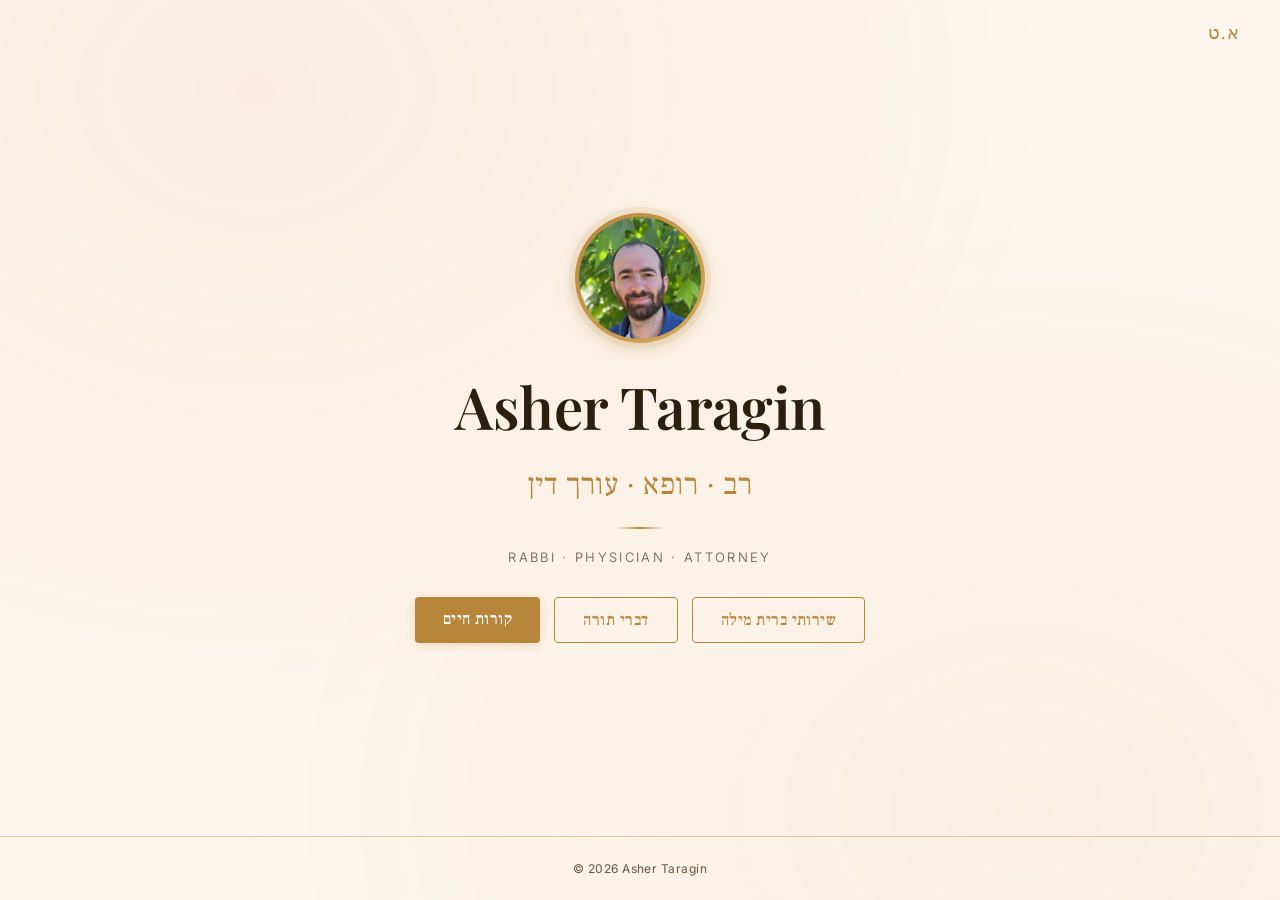
<file: index.html>
<!doctype html>
<html lang="he">
  <head>
    <meta charset="utf-8" />
    <meta name="viewport" content="width=device-width, initial-scale=1" />
    <title>הרב ד"ר עו"ד אשר טרגין | רב, רופא ועורך דין</title>
    <meta name="description" content="אשר טרגין — רב, רופא ועורך דין. דברי תורה, הלכה רפואית, ברית מילה ושירותים משפטיים. Rabbi, physician and attorney specializing in Jewish medical ethics and law." />
    <meta name="keywords" content="אשר טרגין, הרב טרגין, רב רופא, הלכה רפואית, ברית מילה, עורך דין, דברי תורה, Asher Taragin, Jewish medical ethics, halacha" />
    <meta name="author" content="אשר טרגין" />
    <link rel="canonical" href="https://ataragin-png.github.io/Divritoah/" />

    <!-- Open Graph -->
    <meta property="og:type" content="website" />
    <meta property="og:url" content="https://ataragin-png.github.io/Divritoah/" />
    <meta property="og:title" content="הרב ד&quot;ר עו&quot;ד אשר טרגין | רב, רופא ועורך דין" />
    <meta property="og:description" content="אשר טרגין — רב, רופא ועורך דין. דברי תורה, הלכה רפואית, ברית מילה ושירותים משפטיים." />
    <meta property="og:image" content="https://ataragin-png.github.io/Divritoah/photo.jpg" />
    <meta property="og:locale" content="he_IL" />

    <!-- Structured data -->
    <script type="application/ld+json">
    {
      "@context": "https://schema.org",
      "@type": "Person",
      "name": "אשר טרגין",
      "alternateName": "Asher Taragin",
      "url": "https://ataragin-png.github.io/Divritoah/",
      "image": "https://ataragin-png.github.io/Divritoah/photo.jpg",
      "jobTitle": ["רב", "רופא", "עורך דין"],
      "description": "רב, רופא ועורך דין המתמחה בהלכה רפואית, ברית מילה ומשפט רפואי",
      "knowsAbout": ["הלכה רפואית", "ברית מילה", "משפט רפואי", "דיני נפשות", "אמונה והשקפה"],
      "inLanguage": "he"
    }
    </script>

    <link rel="preconnect" href="https://fonts.googleapis.com" />
    <link rel="preconnect" href="https://fonts.gstatic.com" crossorigin />
    <link href="https://fonts.googleapis.com/css2?family=Playfair+Display:wght@400;600&family=Frank+Ruhl+Libre:wght@300;400;500&family=Inter:wght@300;400&display=swap" rel="stylesheet" />
    <link rel="stylesheet" href="style.css" />
  </head>
  <body>
    <div class="bg-texture"></div>

    <header class="site-header">
      <nav>
        <span class="nav-name">א.ט</span>
      </nav>
    </header>

    <main>
      <section class="hero">
        <div class="hero-inner">
          <div class="photo-frame">
            <img src="photo.jpg" alt="אשר טרגין" class="hero-photo" />
          </div>
          <h1 class="name">Asher Taragin</h1>
          <p class="tagline" dir="rtl" lang="he">רב &middot; רופא &middot; עורך דין</p>
          <div class="divider"></div>
          <p class="tagline-en">Rabbi &middot; Physician &middot; Attorney</p>
          <div class="cta-buttons">
            <a href="cv.html" class="btn btn-primary" dir="rtl">קורות חיים</a>
            <a href="divrei-torah.html" class="btn btn-secondary" dir="rtl">דברי תורה</a>
            <a href="https://ashertaragin.co.il/" target="_blank" rel="noopener" class="btn btn-secondary" dir="rtl">שירותי ברית מילה</a>
          </div>
        </div>
      </section>
    </main>

    <footer class="site-footer">
      <p>&copy; <span id="year"></span> Asher Taragin</p>
    </footer>

    <script>
      document.getElementById('year').textContent = new Date().getFullYear();
    </script>
  </body>
</html>
</file>
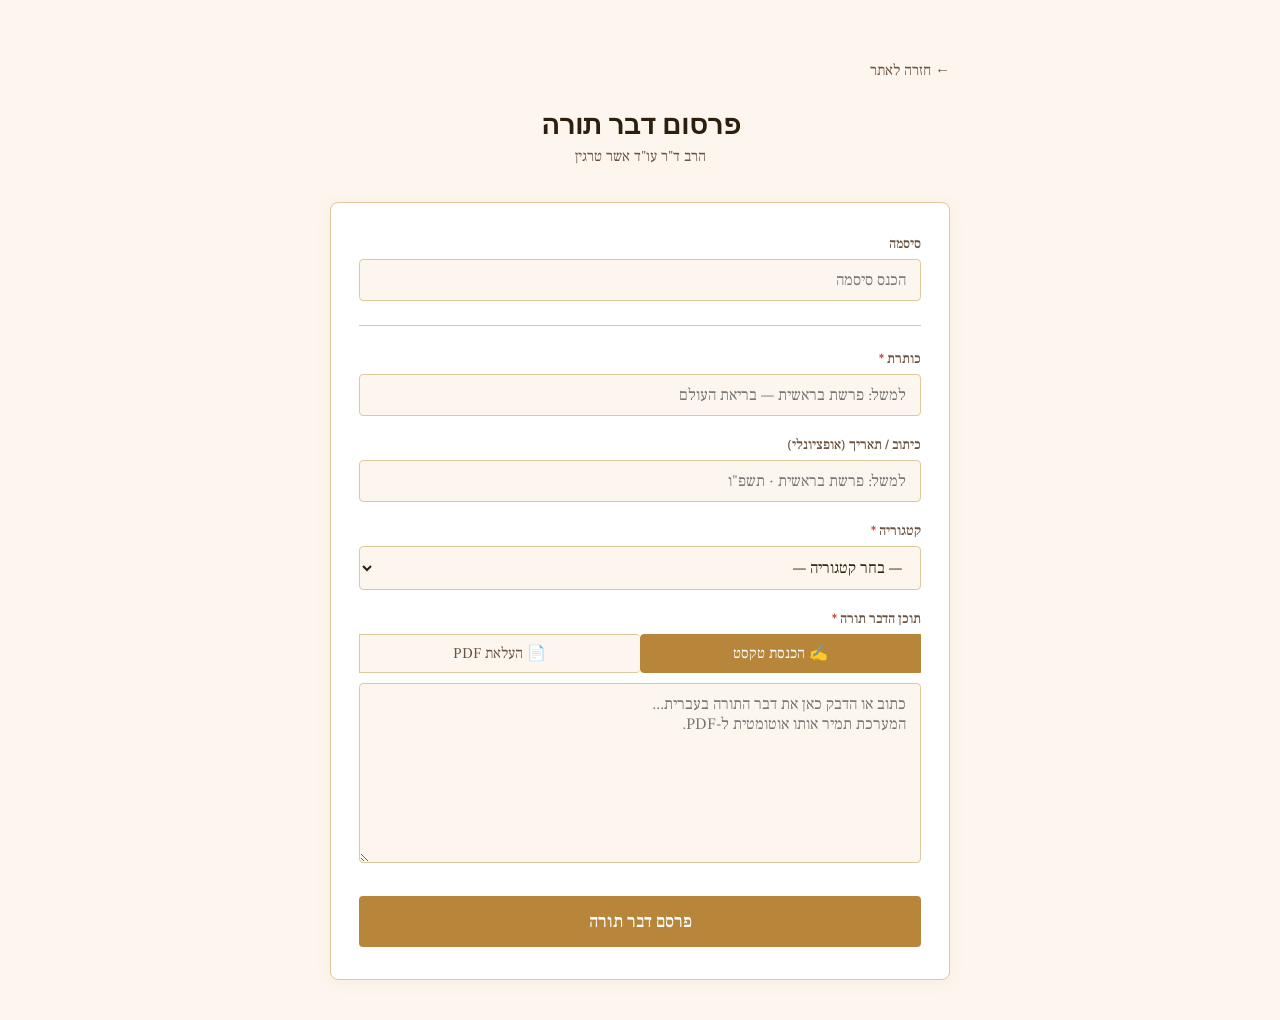
<file: admin.html>
<!doctype html>
<html lang="he" dir="rtl">
<head>
  <meta charset="utf-8"/>
  <meta name="viewport" content="width=device-width, initial-scale=1"/>
  <title>פרסום דבר תורה — אדמין</title>
  <link rel="preconnect" href="https://fonts.googleapis.com"/>
  <link rel="preconnect" href="https://fonts.gstatic.com" crossorigin/>
  <link href="https://fonts.googleapis.com/css2?family=Frank+Ruhl+Libre:wght@300;400;500;700&family=Playfair+Display:wght@400;600&display=swap" rel="stylesheet"/>
  <style>
    :root {
      --cream: #fdf6ee; --parchment: #f5e9d4;
      --gold: #b8863a; --gold-light: #d4a85a;
      --ink: #2c1f0e; --ink-muted: #6b5340; --border: #ddc99e;
    }
    *, *::before, *::after { box-sizing: border-box; margin: 0; padding: 0; }
    body {
      background: var(--cream); color: var(--ink);
      font-family: 'Frank Ruhl Libre', serif;
      min-height: 100vh; padding: 60px 24px 40px;
    }
    .container { max-width: 620px; margin: 0 auto; }

    .page-title {
      font-family: 'Playfair Display', serif;
      font-size: 28px; color: var(--ink);
      margin-bottom: 6px; text-align: center;
    }
    .page-sub { text-align: center; color: var(--ink-muted); font-size: 15px; margin-bottom: 36px; }

    .card {
      background: #fff; border: 1px solid var(--border);
      border-radius: 8px; padding: 32px 28px;
      box-shadow: 0 2px 16px rgba(184,134,58,0.08);
    }

    .field { margin-bottom: 20px; }
    .field label {
      display: block; font-size: 14px; font-weight: 500;
      color: var(--ink-muted); margin-bottom: 6px;
    }
    .field input[type="text"],
    .field input[type="password"],
    .field select,
    .field textarea {
      width: 100%; border: 1.5px solid var(--border); border-radius: 4px;
      padding: 10px 14px; font-family: 'Frank Ruhl Libre', serif;
      font-size: 16px; color: var(--ink); background: var(--cream);
      outline: none; transition: border-color 0.2s;
    }
    .field input:focus, .field select:focus, .field textarea:focus {
      border-color: var(--gold);
    }
    .field textarea { min-height: 180px; resize: vertical; }

    /* Toggle tabs */
    .input-tabs { display: flex; gap: 0; margin-bottom: 10px; }
    .tab-btn {
      flex: 1; padding: 9px; border: 1.5px solid var(--border);
      background: var(--cream); color: var(--ink-muted);
      font-family: 'Frank Ruhl Libre', serif; font-size: 15px;
      cursor: pointer; transition: all 0.2s;
    }
    .tab-btn:first-child { border-radius: 4px 0 0 4px; }
    .tab-btn:last-child  { border-radius: 0 4px 4px 0; border-right: none; border-left: 1.5px solid var(--border); }
    .tab-btn.active { background: var(--gold); color: #fff; border-color: var(--gold); }

    /* File zone */
    .file-zone {
      border: 2px dashed var(--border); border-radius: 6px;
      padding: 28px 16px; text-align: center; cursor: pointer;
      background: var(--cream); position: relative; transition: border-color 0.2s;
    }
    .file-zone:hover { border-color: var(--gold); }
    .file-zone input[type="file"] {
      position: absolute; inset: 0; opacity: 0; cursor: pointer; width: 100%; height: 100%;
    }
    .file-zone-icon { font-size: 30px; margin-bottom: 8px; }
    .file-zone-text { font-size: 15px; color: var(--ink-muted); }
    .file-zone-text strong { color: var(--gold); }
    .file-chosen { margin-top: 8px; font-size: 14px; color: var(--ink); display: none; }

    .btn-submit {
      width: 100%; background: var(--gold); color: #fff; border: none;
      border-radius: 4px; padding: 14px; font-family: 'Frank Ruhl Libre', serif;
      font-size: 18px; font-weight: 500; cursor: pointer;
      transition: background 0.2s; margin-top: 8px;
    }
    .btn-submit:hover { background: var(--gold-light); }
    .btn-submit:disabled { opacity: 0.6; cursor: not-allowed; }

    /* Result */
    .result {
      margin-top: 24px; padding: 18px 20px; border-radius: 6px;
      font-size: 15px; display: none;
    }
    .result.success { background: #f0faf0; border: 1px solid #7bc67e; color: #1a5c1a; }
    .result.error   { background: #fff0f0; border: 1px solid #e08080; color: #8b1a1a; }
    .result .live-link { margin-top: 10px; }
    .result .live-link a { color: var(--gold); font-weight: 500; }

    .divider { height: 1px; background: var(--border); margin: 24px 0; }
    .back-link { display: inline-block; margin-bottom: 24px; color: var(--ink-muted); text-decoration: none; font-size: 15px; }
    .back-link:hover { color: var(--gold); }

    .spinner { display: inline-block; width: 18px; height: 18px; border: 2px solid rgba(255,255,255,0.4); border-top-color: #fff; border-radius: 50%; animation: spin .7s linear infinite; vertical-align: middle; margin-left: 8px; }
    @keyframes spin { to { transform: rotate(360deg); } }
  </style>
</head>
<body>
  <div class="container">
    <a href="/" class="back-link">← חזרה לאתר</a>
    <h1 class="page-title">פרסום דבר תורה</h1>
    <p class="page-sub">הרב ד"ר עו"ד אשר טרגין</p>

    <div class="card">
      <form id="publish-form">

        <div class="field">
          <label for="f-pw">סיסמה</label>
          <input type="password" id="f-pw" name="password" placeholder="הכנס סיסמה" autocomplete="current-password"/>
        </div>

        <div class="divider"></div>

        <div class="field">
          <label for="f-title">כותרת <span style="color:#c0392b">*</span></label>
          <input type="text" id="f-title" name="title" placeholder='למשל: פרשת בראשית — בריאת העולם'/>
        </div>

        <div class="field">
          <label for="f-meta">כיתוב / תאריך (אופציונלי)</label>
          <input type="text" id="f-meta" name="meta" placeholder='למשל: פרשת בראשית · תשפ"ו'/>
        </div>

        <div class="field">
          <label for="f-cat">קטגוריה <span style="color:#c0392b">*</span></label>
          <select id="f-cat" name="category">
            <option value="">— בחר קטגוריה —</option>
            <option>פרשת השבוע</option>
            <option>מועדים וזמנים</option>
            <option>רפואה והלכה</option>
            <option>אמונה והשקפה</option>
            <option>הלכה ומשפט</option>
            <option>ברית מילה</option>
          </select>
        </div>

        <div class="field">
          <label>תוכן הדבר תורה <span style="color:#c0392b">*</span></label>
          <div class="input-tabs">
            <button type="button" class="tab-btn active" onclick="switchTab('text')">✍️ הכנסת טקסט</button>
            <button type="button" class="tab-btn" onclick="switchTab('file')">📄 העלאת PDF</button>
          </div>

          <div id="tab-text">
            <textarea name="body_text" id="f-body" placeholder="כתוב או הדבק כאן את דבר התורה בעברית...&#10;המערכת תמיר אותו אוטומטית ל-PDF."></textarea>
          </div>

          <div id="tab-file" style="display:none">
            <div class="file-zone" id="file-zone">
              <input type="file" name="pdf_file" id="f-file" accept=".pdf" onchange="onFile(this)"/>
              <div class="file-zone-icon">📕</div>
              <div class="file-zone-text">גרור PDF לכאן או <strong>לחץ לבחירה</strong></div>
              <div class="file-chosen" id="file-chosen"></div>
            </div>
          </div>
        </div>

        <button type="submit" class="btn-submit" id="submit-btn">פרסם דבר תורה</button>
      </form>

      <div class="result" id="result"></div>
    </div>
  </div>

  <script>
    function switchTab(tab) {
      const tabs = document.querySelectorAll('.tab-btn');
      tabs.forEach((t,i) => t.classList.toggle('active', (i===0) === (tab==='text')));
      document.getElementById('tab-text').style.display = tab === 'text' ? '' : 'none';
      document.getElementById('tab-file').style.display = tab === 'file' ? '' : 'none';
      // Clear the hidden field
      if (tab === 'text') document.getElementById('f-file').value = '';
      else document.getElementById('f-body').value = '';
    }

    function onFile(input) {
      const el = document.getElementById('file-chosen');
      if (input.files[0]) { el.textContent = '✓ ' + input.files[0].name; el.style.display = 'block'; }
    }

    document.getElementById('publish-form').addEventListener('submit', async (e) => {
      e.preventDefault();
      const btn = document.getElementById('submit-btn');
      const res = document.getElementById('result');
      btn.disabled = true;
      btn.innerHTML = 'מפרסם...<span class="spinner"></span>';
      res.style.display = 'none';

      const fd = new FormData(e.target);
      try {
        const r = await fetch('/api/publish', { method: 'POST', body: fd });
        const data = await r.json();
        if (data.success) {
          res.className = 'result success';
          res.innerHTML = `✅ ${data.message}<div class="live-link">🔗 <a href="${data.live_url}" target="_blank">צפה באתר החי</a> (יתעדכן תוך 1–2 דקות)</div>`;
        } else {
          res.className = 'result error';
          res.innerHTML = `❌ ${data.error}`;
        }
      } catch(err) {
        res.className = 'result error';
        res.innerHTML = '❌ שגיאת רשת — נסה שוב';
      }
      res.style.display = 'block';
      btn.disabled = false;
      btn.innerHTML = 'פרסם דבר תורה';
    });

    // Drag feedback
    const zone = document.getElementById('file-zone');
    zone.addEventListener('dragover', () => zone.style.borderColor = 'var(--gold)');
    zone.addEventListener('dragleave', () => zone.style.borderColor = '');
    zone.addEventListener('drop', () => zone.style.borderColor = '');
  </script>
</body>
</html>
</file>
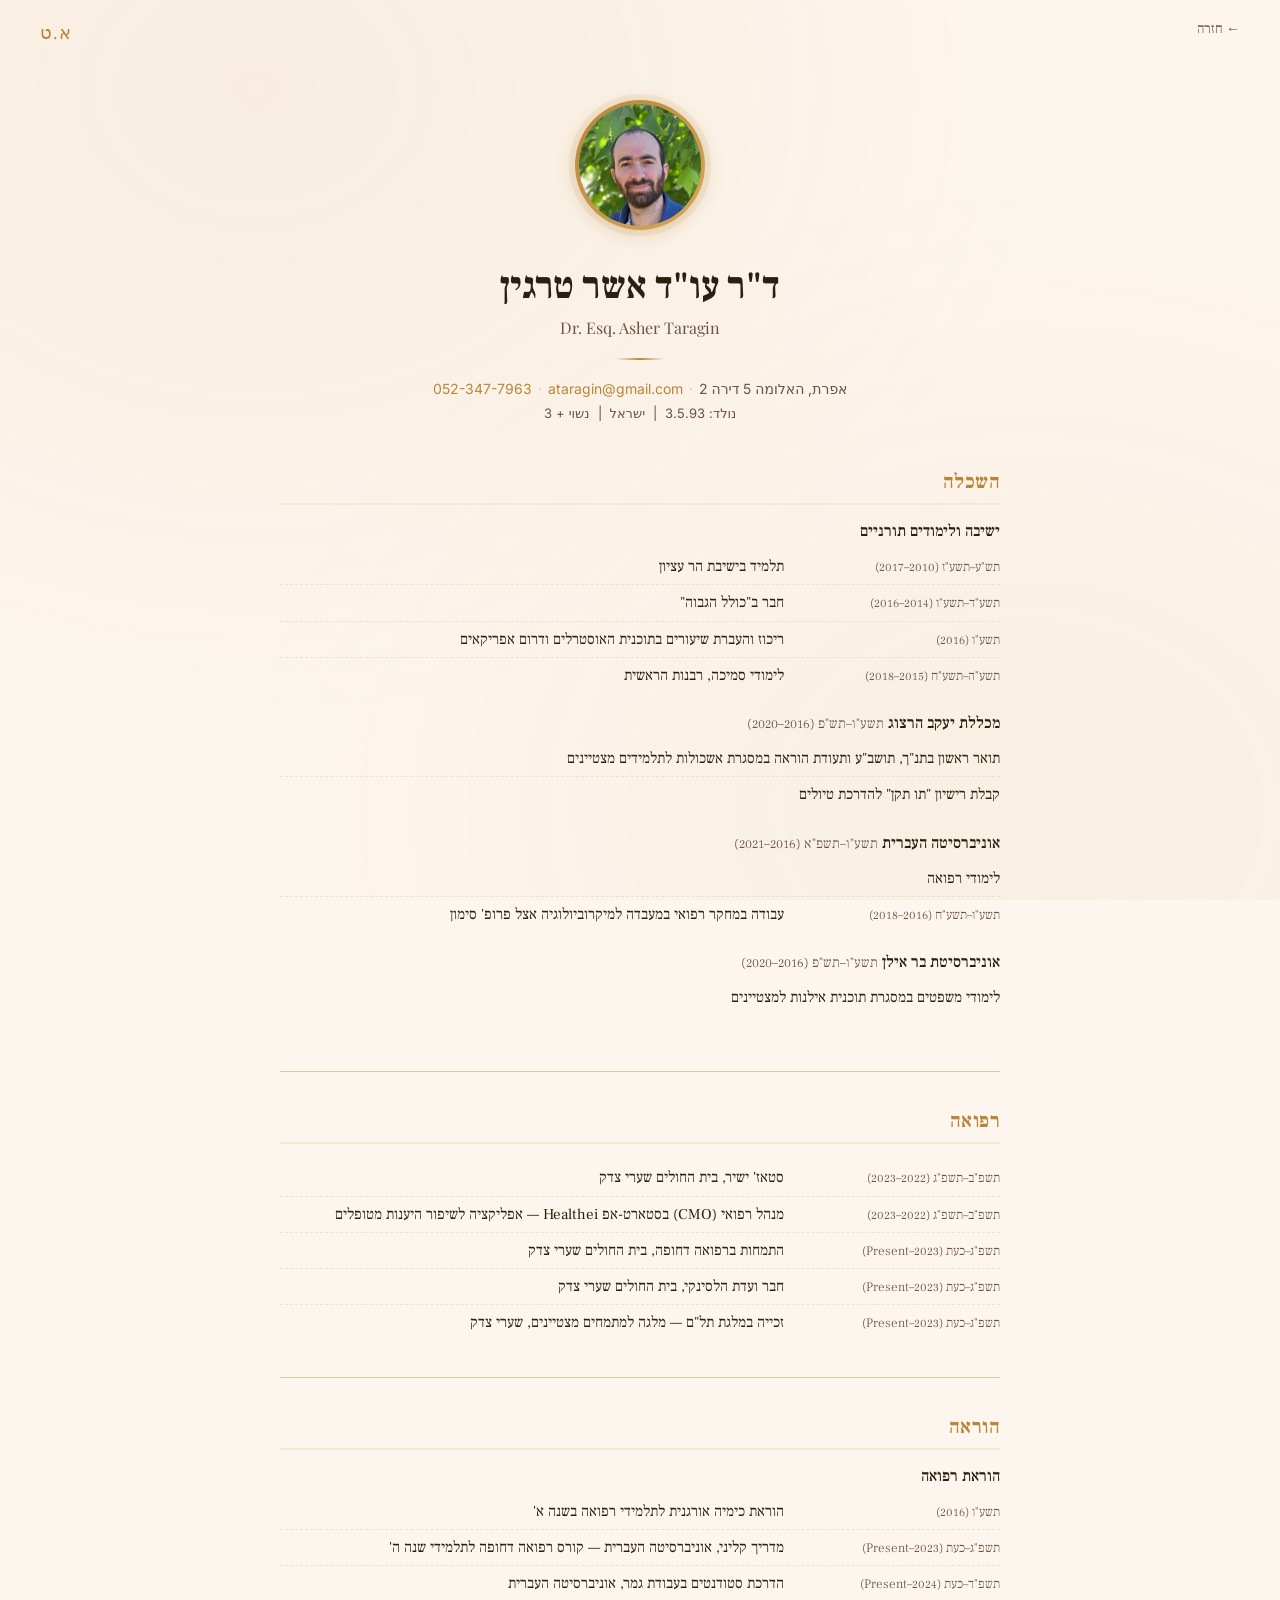
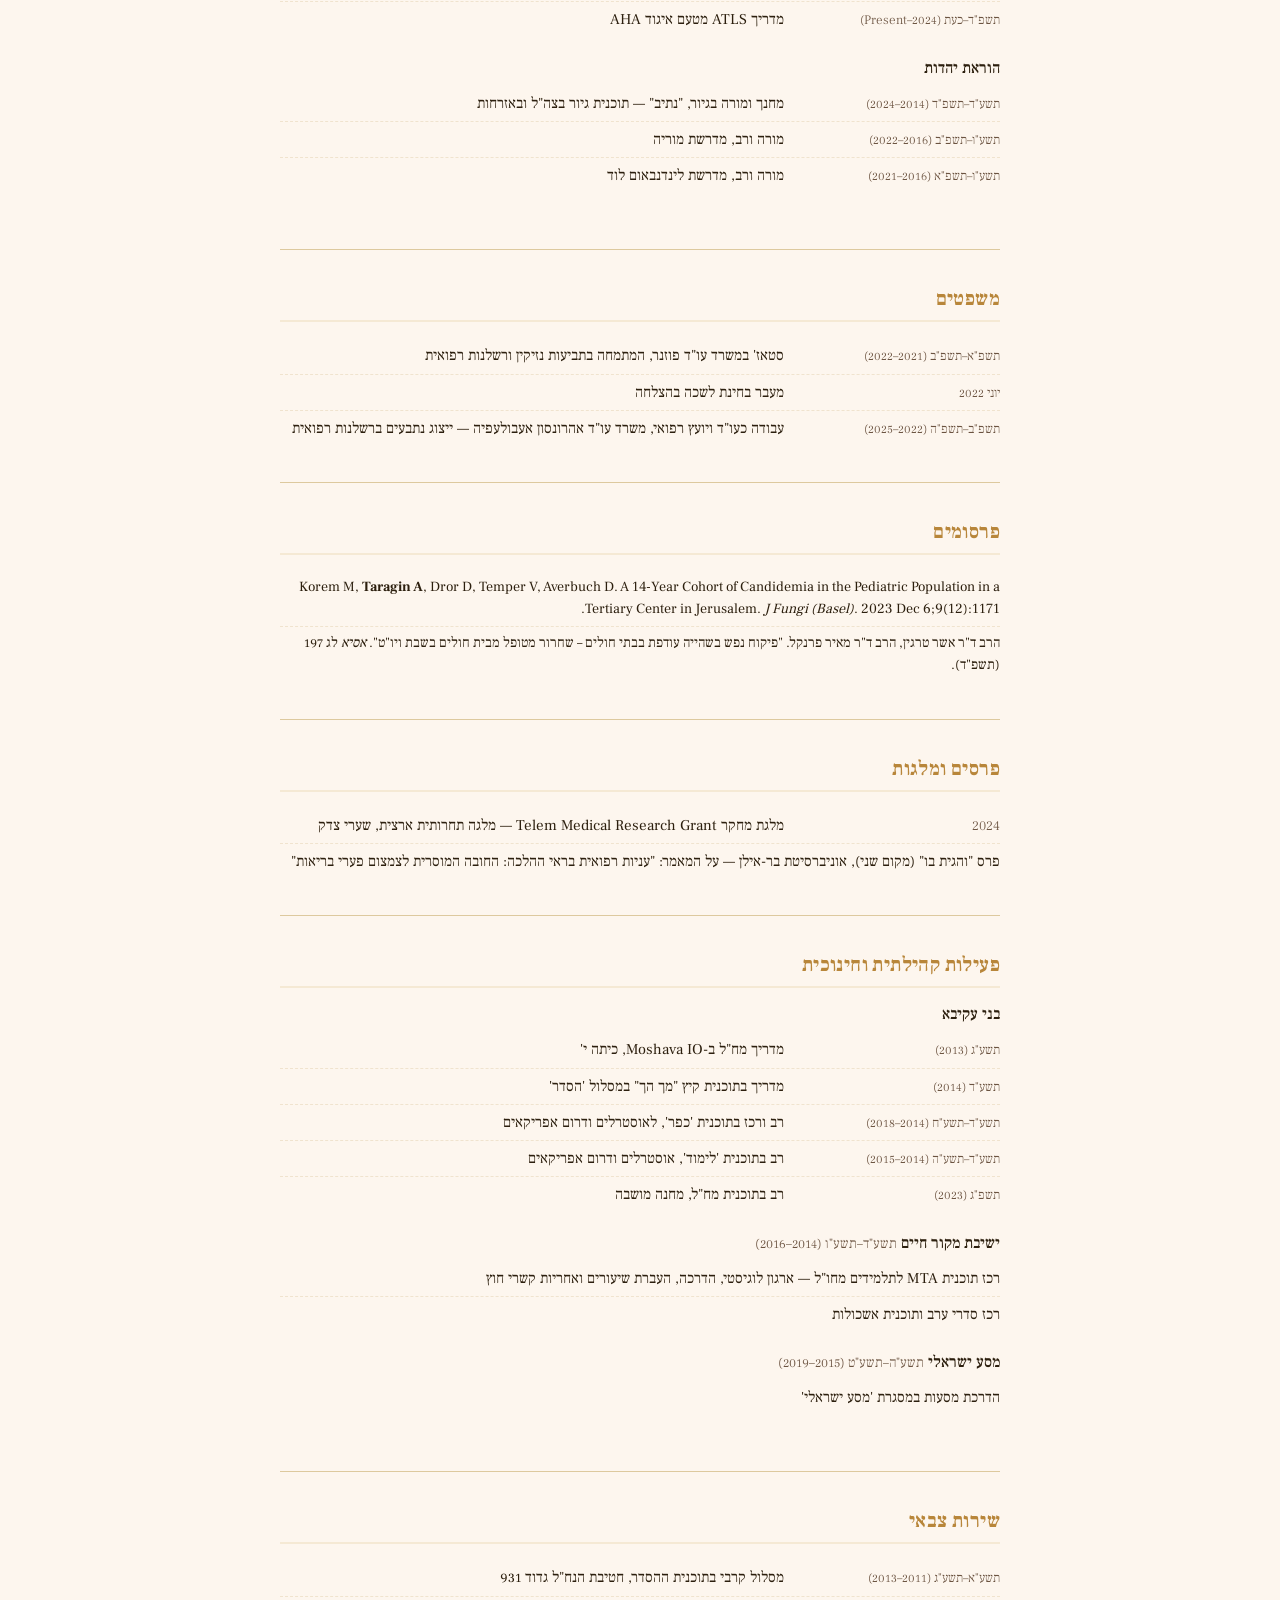
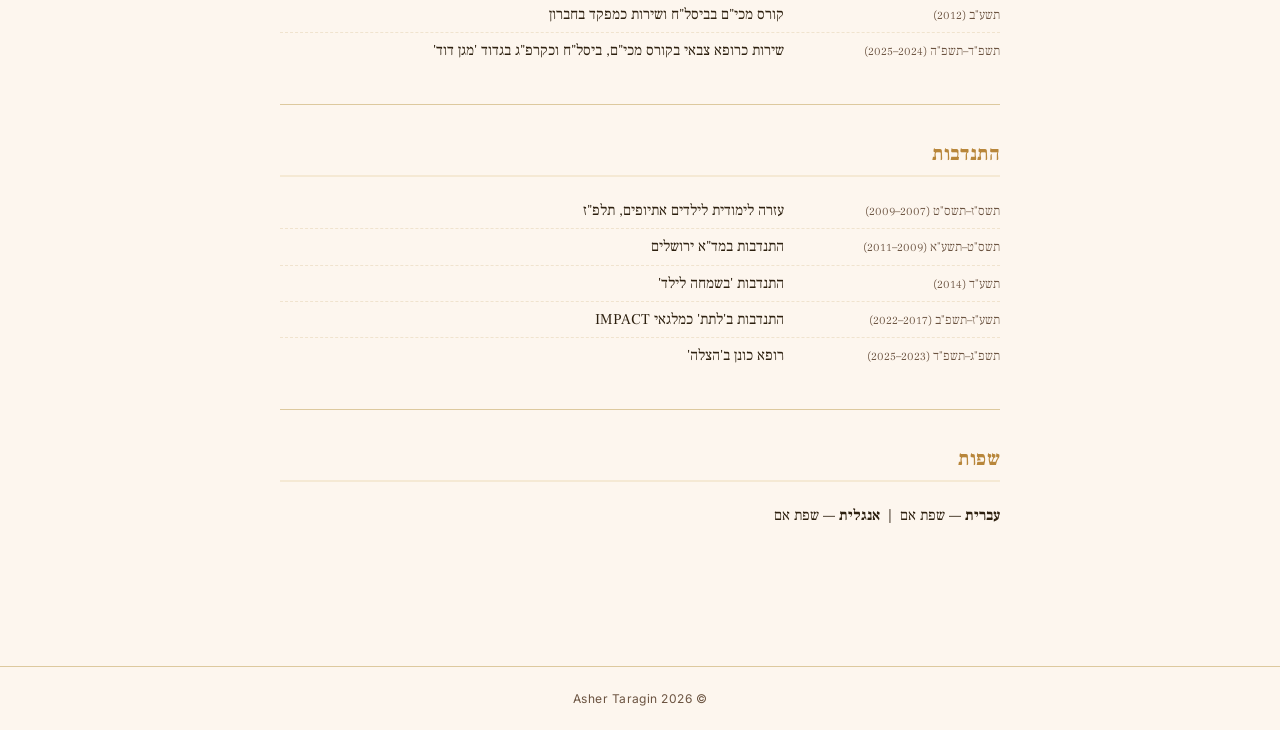
<file: cv.html>
<!doctype html>
<html lang="he" dir="rtl">
  <head>
    <meta charset="utf-8" />
    <meta name="viewport" content="width=device-width, initial-scale=1" />
    <title>קורות חיים — הרב ד"ר עו"ד אשר טרגין</title>
    <meta name="description" content="קורות חיים של אשר טרגין — רב, רופא ועורך דין. השכלה, ניסיון מקצועי בתחומי הרפואה, ההלכה והמשפט." />
    <meta name="author" content="אשר טרגין" />
    <link rel="canonical" href="https://ataragin-png.github.io/Divritoah/cv.html" />
    <meta property="og:type" content="profile" />
    <meta property="og:url" content="https://ataragin-png.github.io/Divritoah/cv.html" />
    <meta property="og:title" content="קורות חיים — הרב ד&quot;ר עו&quot;ד אשר טרגין" />
    <meta property="og:description" content="השכלה, ניסיון מקצועי ופרסומים של הרב ד&quot;ר עו&quot;ד אשר טרגין." />
    <meta property="og:image" content="https://ataragin-png.github.io/Divritoah/photo.jpg" />
    <link rel="preconnect" href="https://fonts.googleapis.com" />
    <link rel="preconnect" href="https://fonts.gstatic.com" crossorigin />
    <link href="https://fonts.googleapis.com/css2?family=Frank+Ruhl+Libre:wght@300;400;500;700&family=Playfair+Display:wght@400;600&family=Inter:wght@300;400&display=swap" rel="stylesheet" />
    <link rel="stylesheet" href="style.css" />
    <link rel="stylesheet" href="cv.css" />
  </head>
  <body>
    <div class="bg-texture"></div>

    <header class="site-header">
      <nav>
        <a href="index.html" class="back-link">← חזרה</a>
        <span class="nav-name">א.ט</span>
      </nav>
    </header>

    <main class="cv-main">
      <div class="cv-container">

        <!-- Header -->
        <div class="cv-header">
          <div class="photo-frame">
            <img src="photo.jpg" alt="אשר טרגין" class="hero-photo" />
          </div>
          <h1 class="cv-name">ד"ר עו"ד אשר טרגין</h1>
          <p class="cv-name-en">Dr. Esq. Asher Taragin</p>
          <div class="divider"></div>
          <div class="cv-contact">
            <span>אפרת, האלומה 5 דירה 2</span>
            <span class="dot">·</span>
            <a href="mailto:ataragin@gmail.com">ataragin@gmail.com</a>
            <span class="dot">·</span>
            <a href="tel:0523477963">052-347-7963</a>
          </div>
          <p class="cv-meta">נולד: 3.5.93 &nbsp;|&nbsp; ישראל &nbsp;|&nbsp; נשוי + 3</p>
        </div>

        <!-- Education -->
        <section class="cv-section">
          <h2 class="section-title">השכלה</h2>

          <div class="cv-block">
            <h3 class="block-title">ישיבה ולימודים תורניים</h3>
            <div class="cv-entry">
              <span class="entry-dates">תש"ע–תשע"ז (2010–2017)</span>
              <span class="entry-desc">תלמיד בישיבת הר עציון</span>
            </div>
            <div class="cv-entry">
              <span class="entry-dates">תשע"ד–תשע"ו (2014–2016)</span>
              <span class="entry-desc">חבר ב"כולל הגבוה"</span>
            </div>
            <div class="cv-entry">
              <span class="entry-dates">תשע"ו (2016)</span>
              <span class="entry-desc">ריכוז והעברת שיעורים בתוכנית האוסטרלים ודרום אפריקאים</span>
            </div>
            <div class="cv-entry">
              <span class="entry-dates">תשע"ה–תשע"ח (2015–2018)</span>
              <span class="entry-desc">לימודי סמיכה, רבנות הראשית</span>
            </div>
          </div>

          <div class="cv-block">
            <h3 class="block-title">מכללת יעקב הרצוג <span class="block-dates">תשע"ו–תש"פ (2016–2020)</span></h3>
            <div class="cv-entry">
              <span class="entry-desc">תואר ראשון בתנ"ך, תושב"ע ותעודת הוראה במסגרת אשכולות לתלמידים מצטיינים</span>
            </div>
            <div class="cv-entry">
              <span class="entry-desc">קבלת רישיון "תו תקן" להדרכת טיולים</span>
            </div>
          </div>

          <div class="cv-block">
            <h3 class="block-title">אוניברסיטה העברית <span class="block-dates">תשע"ו–תשפ"א (2016–2021)</span></h3>
            <div class="cv-entry">
              <span class="entry-desc">לימודי רפואה</span>
            </div>
            <div class="cv-entry">
              <span class="entry-dates">תשע"ו–תשע"ח (2016–2018)</span>
              <span class="entry-desc">עבודה במחקר רפואי במעבדה למיקרוביולוגיה אצל פרופ' סימון</span>
            </div>
          </div>

          <div class="cv-block">
            <h3 class="block-title">אוניברסיטת בר אילן <span class="block-dates">תשע"ו–תש"פ (2016–2020)</span></h3>
            <div class="cv-entry">
              <span class="entry-desc">לימודי משפטים במסגרת תוכנית אילנות למצטיינים</span>
            </div>
          </div>
        </section>

        <!-- Medicine -->
        <section class="cv-section">
          <h2 class="section-title">רפואה</h2>
          <div class="cv-entry">
            <span class="entry-dates">תשפ"ב–תשפ"ג (2022–2023)</span>
            <span class="entry-desc">סטאז' ישיר, בית החולים שערי צדק</span>
          </div>
          <div class="cv-entry">
            <span class="entry-dates">תשפ"ב–תשפ"ג (2022–2023)</span>
            <span class="entry-desc">מנהל רפואי (CMO) בסטארט-אפ Healthei — אפליקציה לשיפור היענות מטופלים</span>
          </div>
          <div class="cv-entry">
            <span class="entry-dates">תשפ"ג–כעת (2023–Present)</span>
            <span class="entry-desc">התמחות ברפואה דחופה, בית החולים שערי צדק</span>
          </div>
          <div class="cv-entry">
            <span class="entry-dates">תשפ"ג–כעת (2023–Present)</span>
            <span class="entry-desc">חבר ועדת הלסינקי, בית החולים שערי צדק</span>
          </div>
          <div class="cv-entry">
            <span class="entry-dates">תשפ"ג–כעת (2023–Present)</span>
            <span class="entry-desc">זכייה במלגת תל"ם — מלגה למתמחים מצטיינים, שערי צדק</span>
          </div>
        </section>

        <!-- Teaching -->
        <section class="cv-section">
          <h2 class="section-title">הוראה</h2>

          <div class="cv-block">
            <h3 class="block-title">הוראת רפואה</h3>
            <div class="cv-entry">
              <span class="entry-dates">תשע"ו (2016)</span>
              <span class="entry-desc">הוראת כימיה אורגנית לתלמידי רפואה בשנה א'</span>
            </div>
            <div class="cv-entry">
              <span class="entry-dates">תשפ"ג–כעת (2023–Present)</span>
              <span class="entry-desc">מדריך קליני, אוניברסיטה העברית — קורס רפואה דחופה לתלמידי שנה ה'</span>
            </div>
            <div class="cv-entry">
              <span class="entry-dates">תשפ"ד–כעת (2024–Present)</span>
              <span class="entry-desc">הדרכת סטודנטים בעבודת גמר, אוניברסיטה העברית</span>
            </div>
            <div class="cv-entry">
              <span class="entry-dates">תשפ"ד–כעת (2024–Present)</span>
              <span class="entry-desc">מדריך ATLS מטעם איגוד AHA</span>
            </div>
          </div>

          <div class="cv-block">
            <h3 class="block-title">הוראת יהדות</h3>
            <div class="cv-entry">
              <span class="entry-dates">תשע"ד–תשפ"ד (2014–2024)</span>
              <span class="entry-desc">מחנך ומורה בגיור, "נתיב" — תוכנית גיור בצה"ל ובאזרחות</span>
            </div>
            <div class="cv-entry">
              <span class="entry-dates">תשע"ו–תשפ"ב (2016–2022)</span>
              <span class="entry-desc">מורה ורב, מדרשת מוריה</span>
            </div>
            <div class="cv-entry">
              <span class="entry-dates">תשע"ו–תשפ"א (2016–2021)</span>
              <span class="entry-desc">מורה ורב, מדרשת לינדנבאום לוד</span>
            </div>
          </div>
        </section>

        <!-- Law -->
        <section class="cv-section">
          <h2 class="section-title">משפטים</h2>
          <div class="cv-entry">
            <span class="entry-dates">תשפ"א–תשפ"ב (2021–2022)</span>
            <span class="entry-desc">סטאז' במשרד עו"ד פוזנר, המתמחה בתביעות נזיקין ורשלנות רפואית</span>
          </div>
          <div class="cv-entry">
            <span class="entry-dates">יוני 2022</span>
            <span class="entry-desc">מעבר בחינת לשכה בהצלחה</span>
          </div>
          <div class="cv-entry">
            <span class="entry-dates">תשפ"ב–תשפ"ה (2022–2025)</span>
            <span class="entry-desc">עבודה כעו"ד ויועץ רפואי, משרד עו"ד אהרונסון אעבולעפיה — ייצוג נתבעים ברשלנות רפואית</span>
          </div>
        </section>

        <!-- Publications -->
        <section class="cv-section">
          <h2 class="section-title">פרסומים</h2>
          <div class="cv-entry pub">
            <span class="entry-desc">Korem M, <strong>Taragin A</strong>, Dror D, Temper V, Averbuch D. A 14-Year Cohort of Candidemia in the Pediatric Population in a Tertiary Center in Jerusalem. <em>J Fungi (Basel)</em>. 2023 Dec 6;9(12):1171.</span>
          </div>
          <div class="cv-entry pub">
            <span class="entry-desc">הרב ד"ר אשר טרגין, הרב ד"ר מאיר פרנקל. "פיקוח נפש בשהייה עודפת בבתי חולים – שחרור מטופל מבית חולים בשבת ויו"ט". <em>אסיא</em> לג 197 (תשפ"ד).</span>
          </div>
        </section>

        <!-- Awards -->
        <section class="cv-section">
          <h2 class="section-title">פרסים ומלגות</h2>
          <div class="cv-entry">
            <span class="entry-dates">2024</span>
            <span class="entry-desc">מלגת מחקר Telem Medical Research Grant — מלגה תחרותית ארצית, שערי צדק</span>
          </div>
          <div class="cv-entry">
            <span class="entry-desc">פרס "והגית בו" (מקום שני), אוניברסיטת בר-אילן — על המאמר: "עניות רפואית בראי ההלכה: החובה המוסרית לצמצום פערי בריאות"</span>
          </div>
        </section>

        <!-- Community -->
        <section class="cv-section">
          <h2 class="section-title">פעילות קהילתית וחינוכית</h2>

          <div class="cv-block">
            <h3 class="block-title">בני עקיבא</h3>
            <div class="cv-entry">
              <span class="entry-dates">תשע"ג (2013)</span>
              <span class="entry-desc">מדריך מח"ל ב-Moshava IO, כיתה י'</span>
            </div>
            <div class="cv-entry">
              <span class="entry-dates">תשע"ד (2014)</span>
              <span class="entry-desc">מדריך בתוכנית קיץ "מך הך" במסלול 'הסדר'</span>
            </div>
            <div class="cv-entry">
              <span class="entry-dates">תשע"ד–תשע"ח (2014–2018)</span>
              <span class="entry-desc">רב ורכז בתוכנית 'כפר', לאוסטרלים ודרום אפריקאים</span>
            </div>
            <div class="cv-entry">
              <span class="entry-dates">תשע"ד–תשע"ה (2014–2015)</span>
              <span class="entry-desc">רב בתוכנית 'לימוד', אוסטרלים ודרום אפריקאים</span>
            </div>
            <div class="cv-entry">
              <span class="entry-dates">תשפ"ג (2023)</span>
              <span class="entry-desc">רב בתוכנית מח"ל, מחנה מושבה</span>
            </div>
          </div>

          <div class="cv-block">
            <h3 class="block-title">ישיבת מקור חיים <span class="block-dates">תשע"ד–תשע"ו (2014–2016)</span></h3>
            <div class="cv-entry">
              <span class="entry-desc">רכז תוכנית MTA לתלמידים מחו"ל — ארגון לוגיסטי, הדרכה, העברת שיעורים ואחריות קשרי חוץ</span>
            </div>
            <div class="cv-entry">
              <span class="entry-desc">רכז סדרי ערב ותוכנית אשכולות</span>
            </div>
          </div>

          <div class="cv-block">
            <h3 class="block-title">מסע ישראלי <span class="block-dates">תשע"ה–תשע"ט (2015–2019)</span></h3>
            <div class="cv-entry">
              <span class="entry-desc">הדרכת מסעות במסגרת 'מסע ישראלי'</span>
            </div>
          </div>
        </section>

        <!-- Military -->
        <section class="cv-section">
          <h2 class="section-title">שירות צבאי</h2>
          <div class="cv-entry">
            <span class="entry-dates">תשע"א–תשע"ג (2011–2013)</span>
            <span class="entry-desc">מסלול קרבי בתוכנית ההסדר, חטיבת הנח"ל גדוד 931</span>
          </div>
          <div class="cv-entry">
            <span class="entry-dates">תשע"ב (2012)</span>
            <span class="entry-desc">קורס מכי"ם בביסל"ח ושירות כמפקד בחברון</span>
          </div>
          <div class="cv-entry">
            <span class="entry-dates">תשפ"ד–תשפ"ה (2024–2025)</span>
            <span class="entry-desc">שירות כרופא צבאי בקורס מכי"ם, ביסל"ח וכקרפ"ג בגדוד 'מגן דוד'</span>
          </div>
        </section>

        <!-- Volunteering -->
        <section class="cv-section">
          <h2 class="section-title">התנדבות</h2>
          <div class="cv-entry">
            <span class="entry-dates">תשס"ז–תשס"ט (2007–2009)</span>
            <span class="entry-desc">עזרה לימודית לילדים אתיופים, תלפ"ז</span>
          </div>
          <div class="cv-entry">
            <span class="entry-dates">תשס"ט–תשע"א (2009–2011)</span>
            <span class="entry-desc">התנדבות במד"א ירושלים</span>
          </div>
          <div class="cv-entry">
            <span class="entry-dates">תשע"ד (2014)</span>
            <span class="entry-desc">התנדבות 'בשמחה לילד'</span>
          </div>
          <div class="cv-entry">
            <span class="entry-dates">תשע"ז–תשפ"ב (2017–2022)</span>
            <span class="entry-desc">התנדבות ב'לתת' כמלגאי IMPACT</span>
          </div>
          <div class="cv-entry">
            <span class="entry-dates">תשפ"ג–תשפ"ד (2023–2025)</span>
            <span class="entry-desc">רופא כונן ב'הצלה'</span>
          </div>
        </section>

        <!-- Languages -->
        <section class="cv-section">
          <h2 class="section-title">שפות</h2>
          <div class="cv-entry">
            <span class="entry-desc"><strong>עברית</strong> — שפת אם &nbsp;|&nbsp; <strong>אנגלית</strong> — שפת אם</span>
          </div>
        </section>

      </div>
    </main>

    <footer class="site-footer">
      <p>&copy; <span id="year"></span> Asher Taragin</p>
    </footer>

    <script>document.getElementById('year').textContent = new Date().getFullYear();</script>
  </body>
</html>
</file>
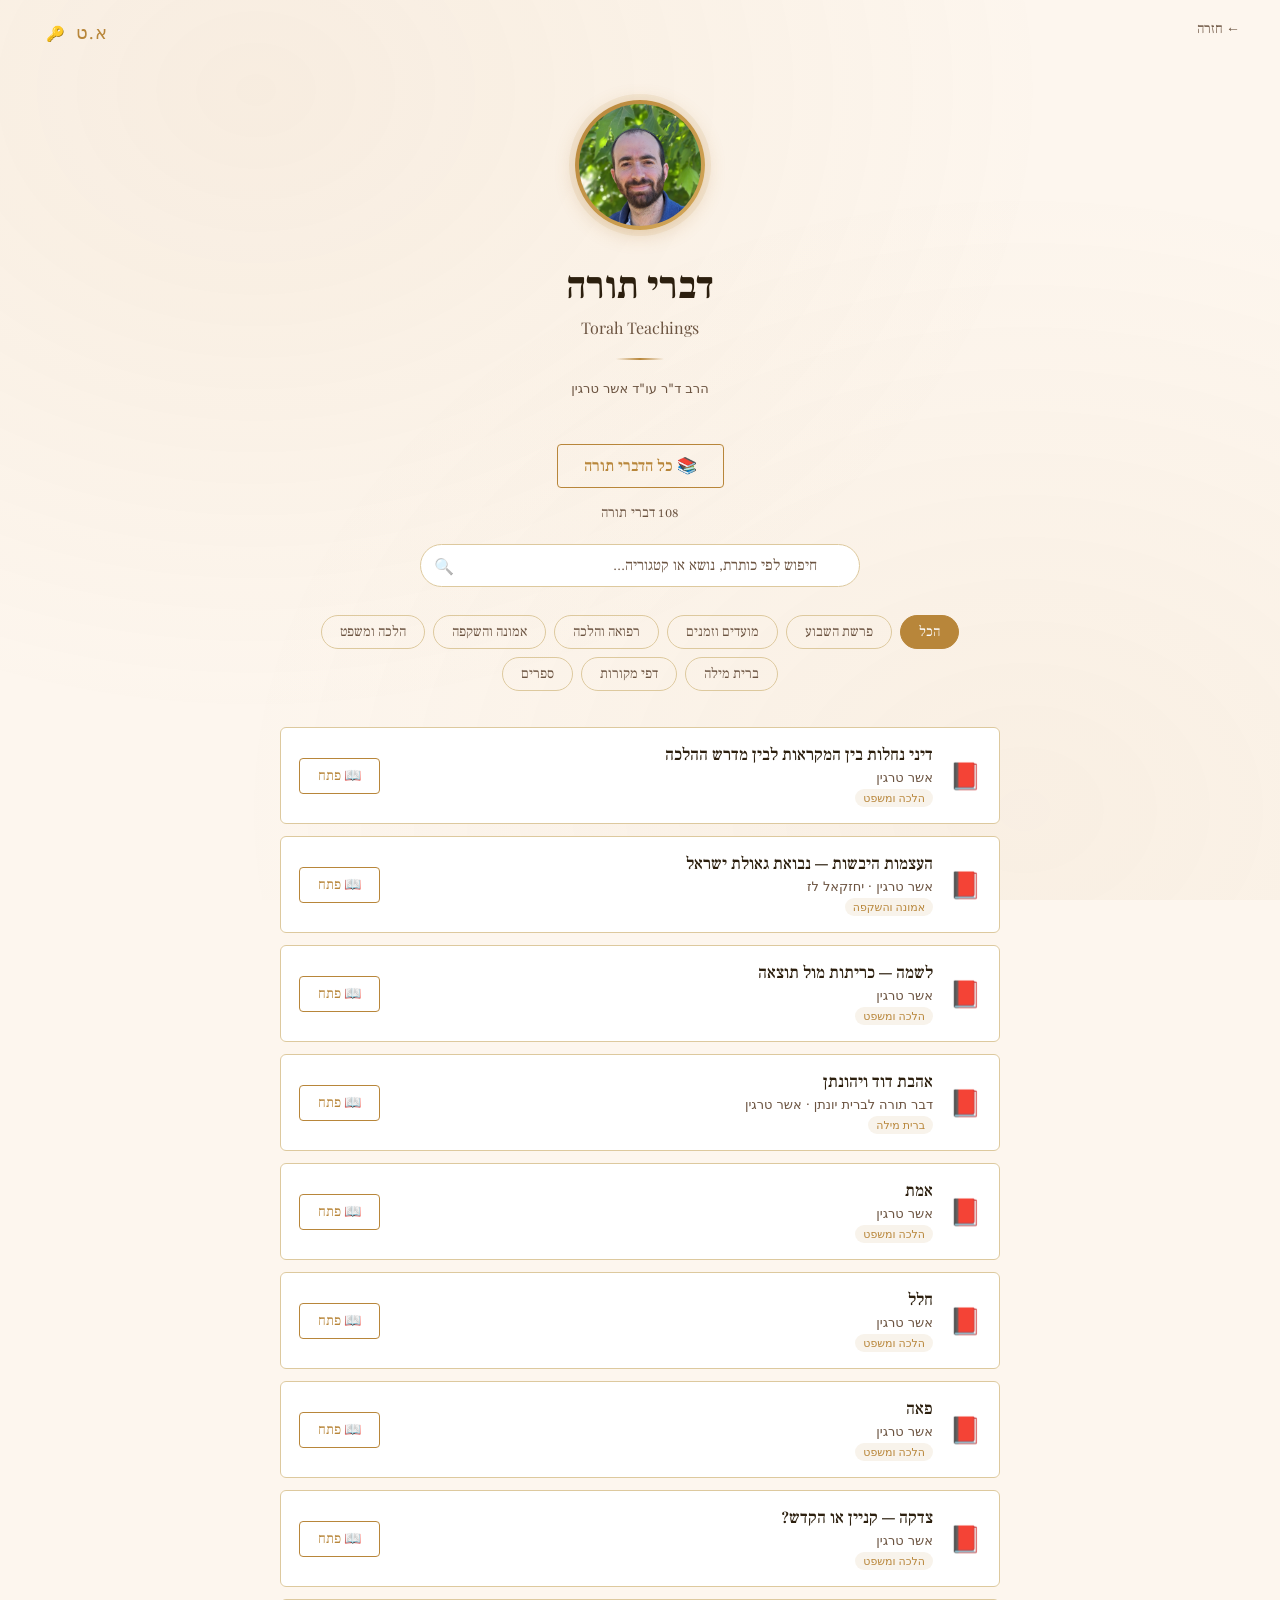
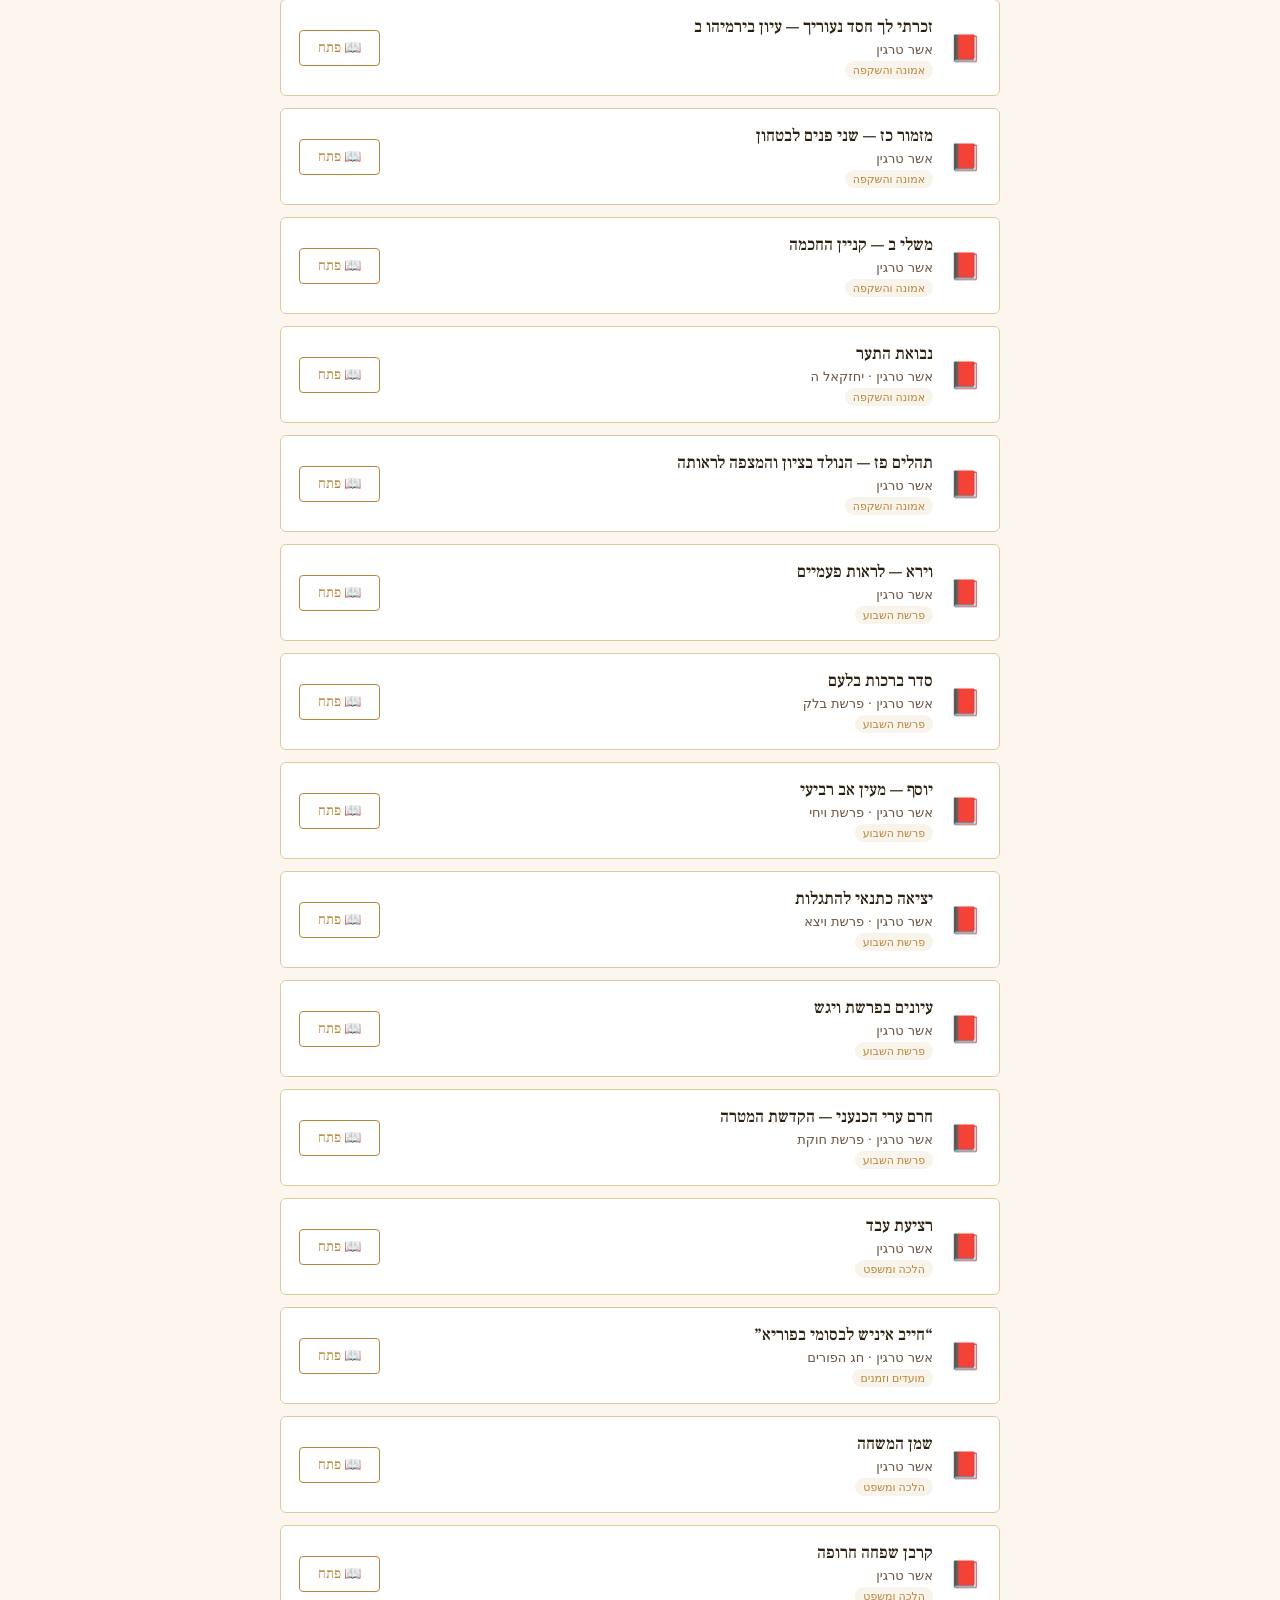
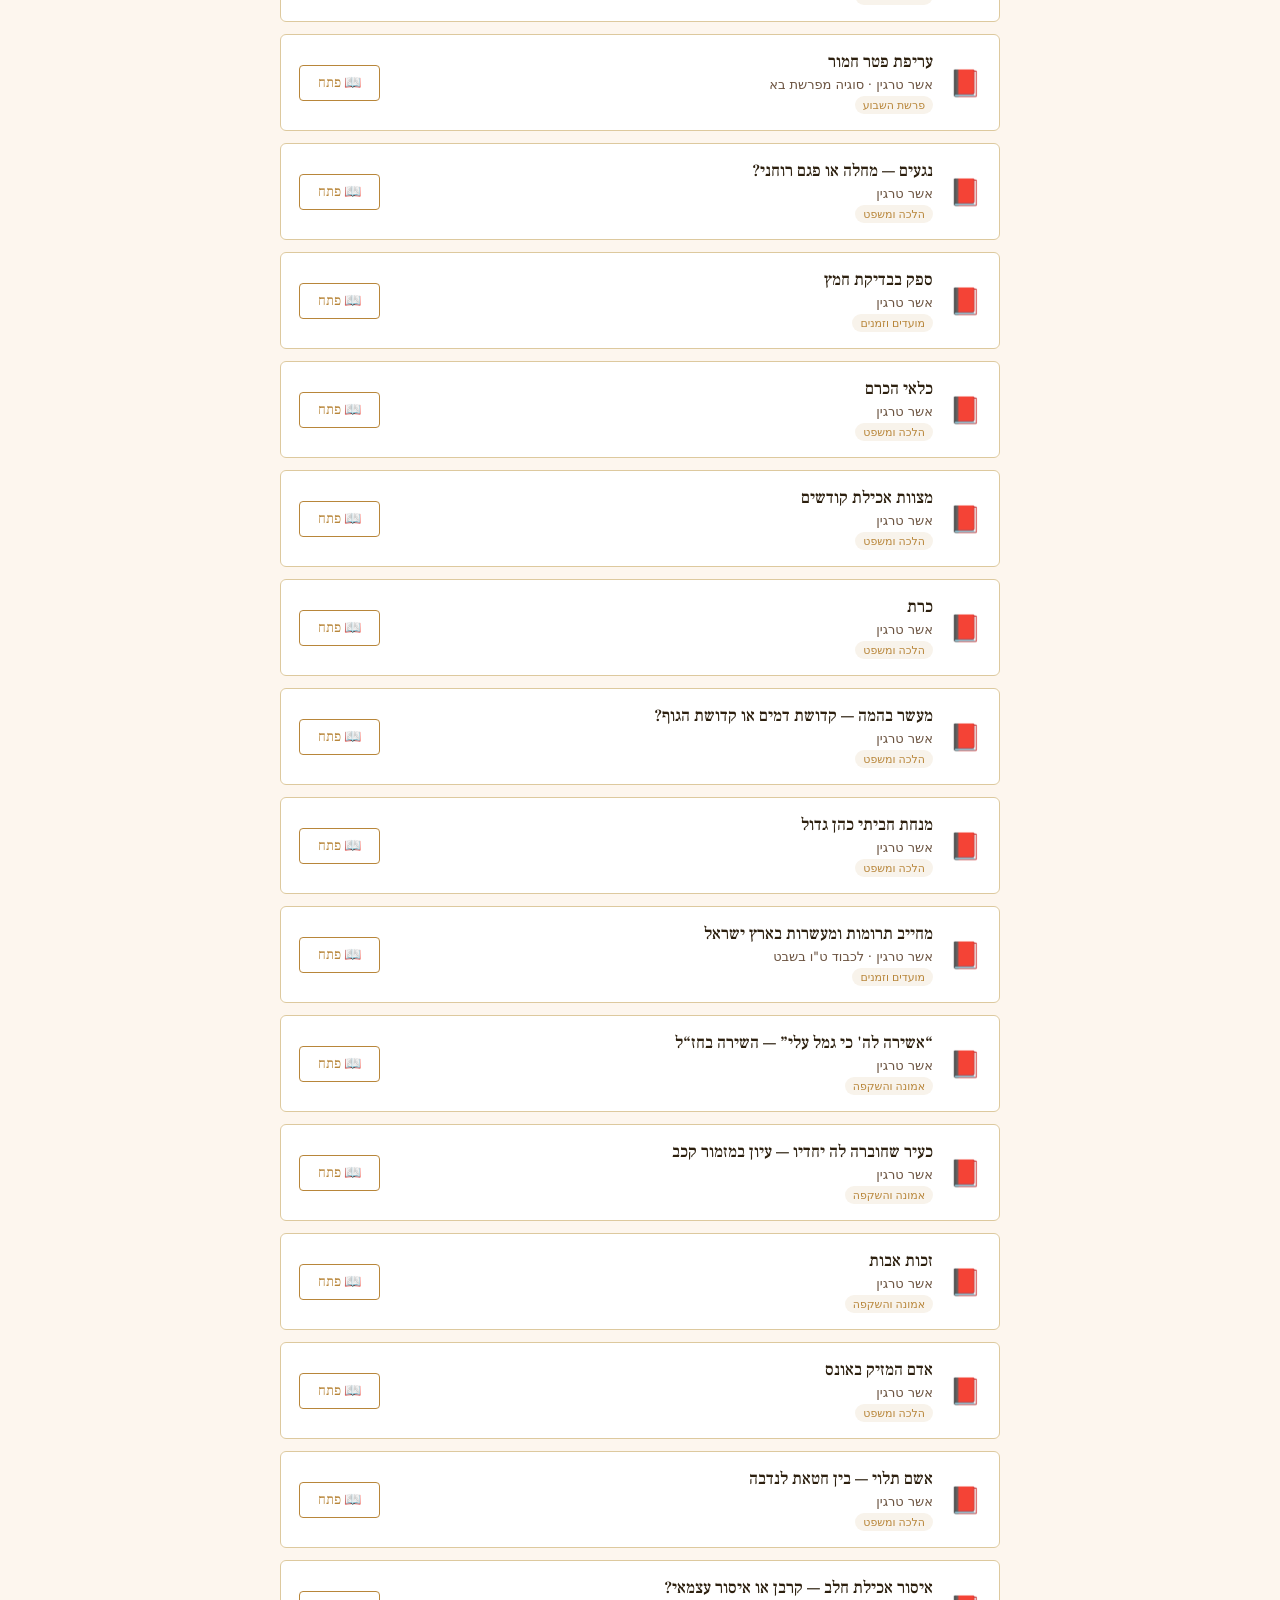
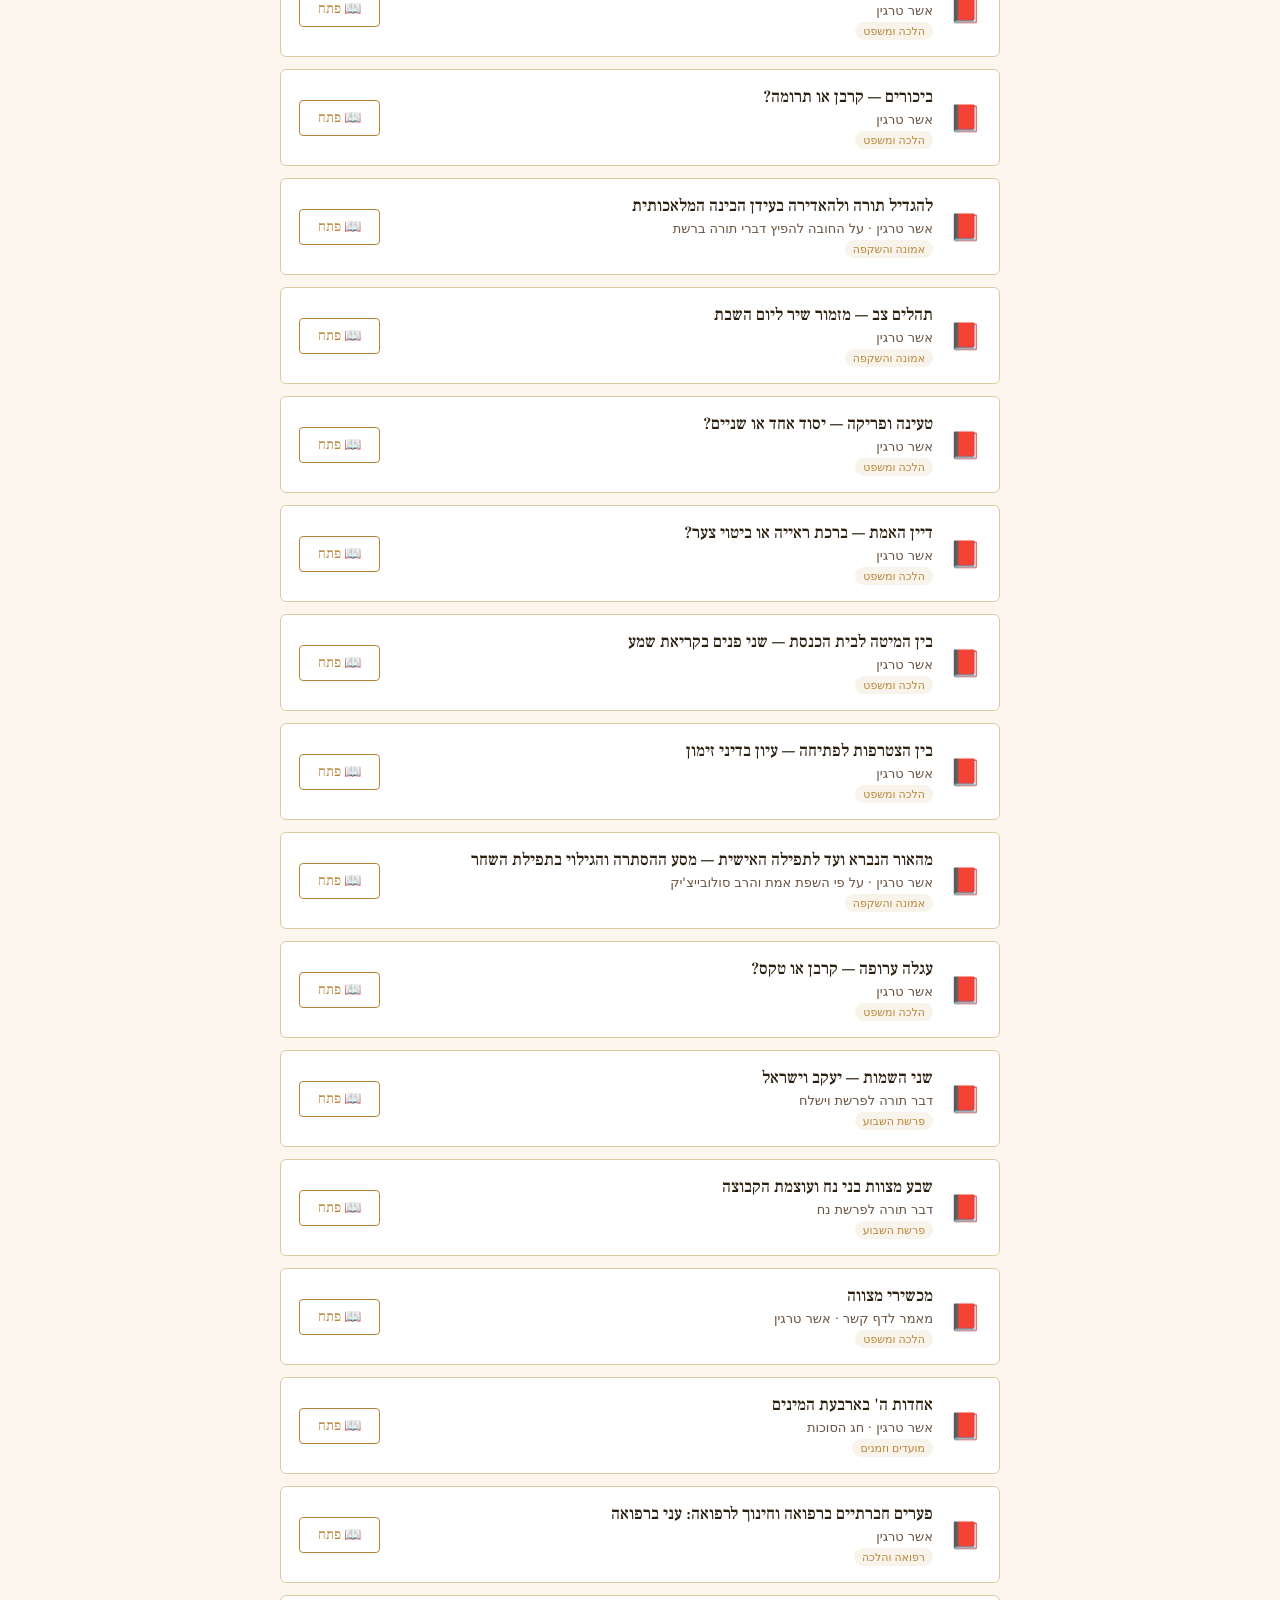
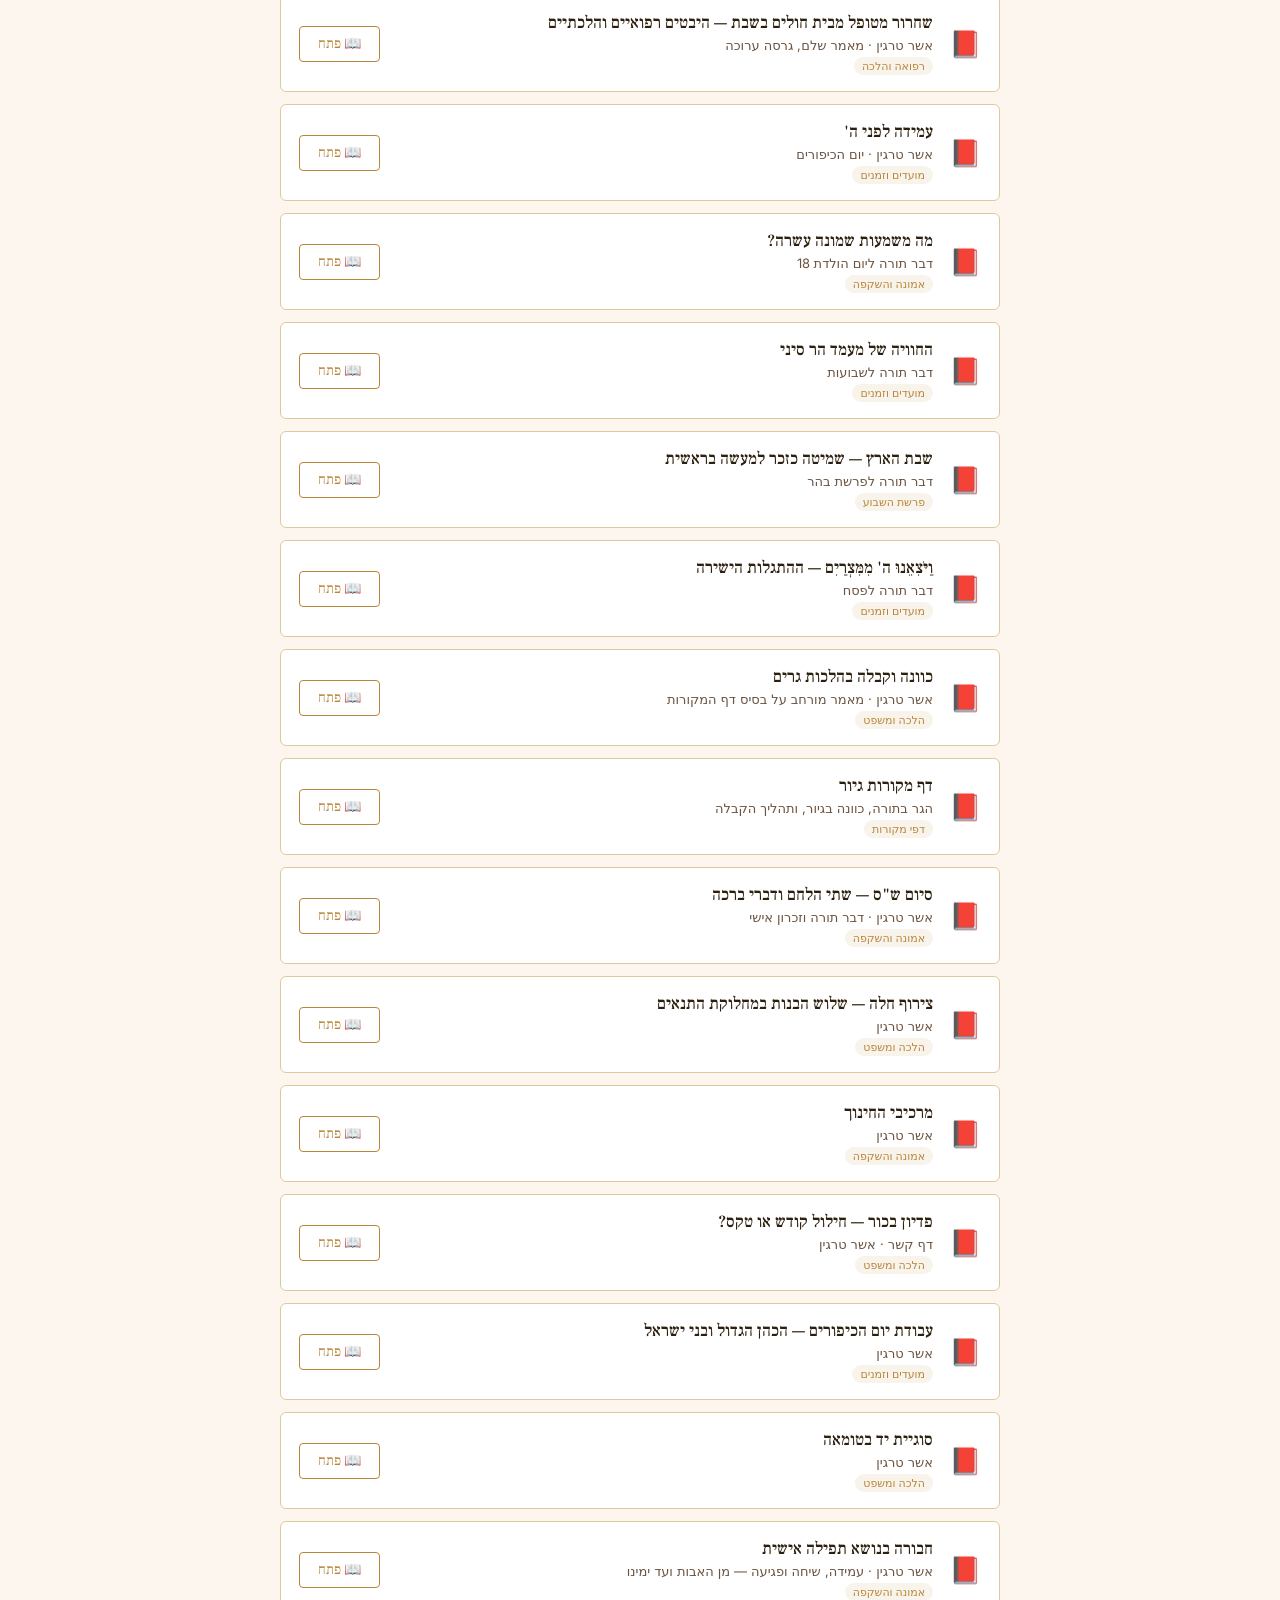
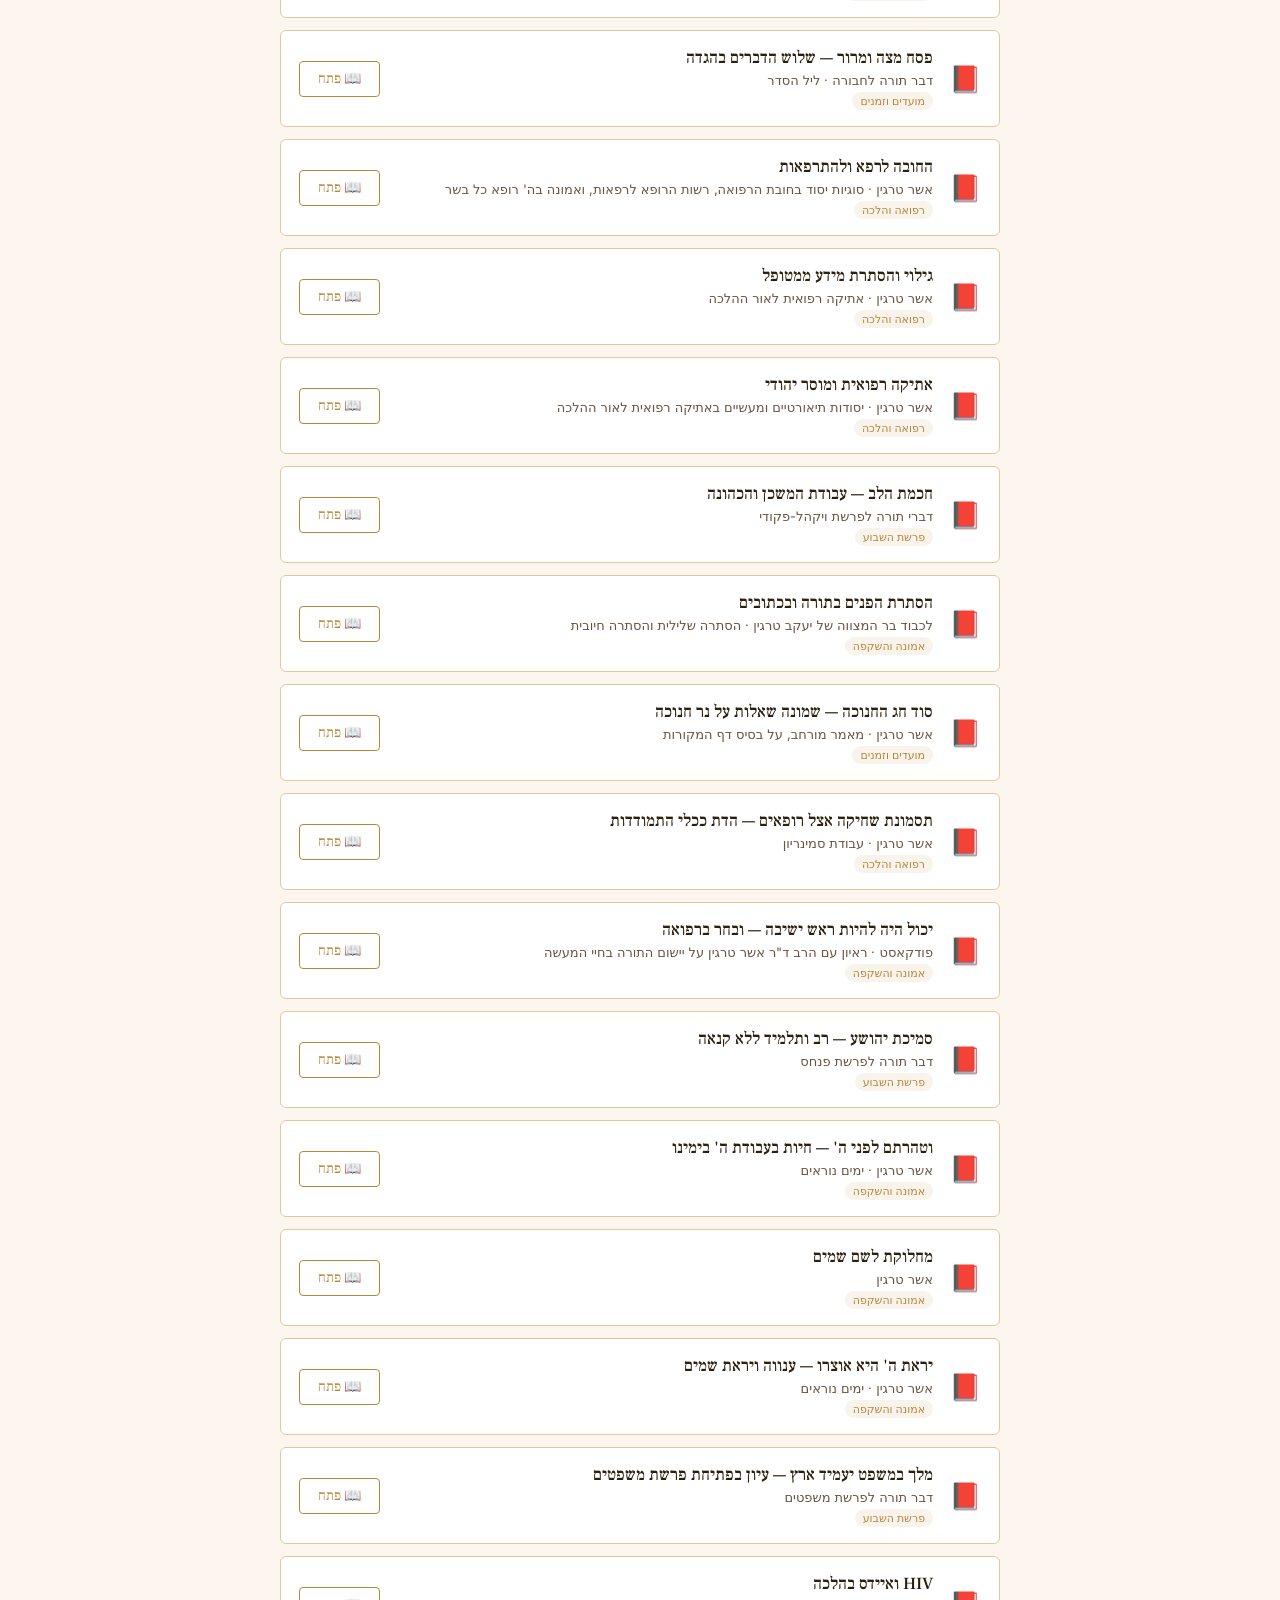
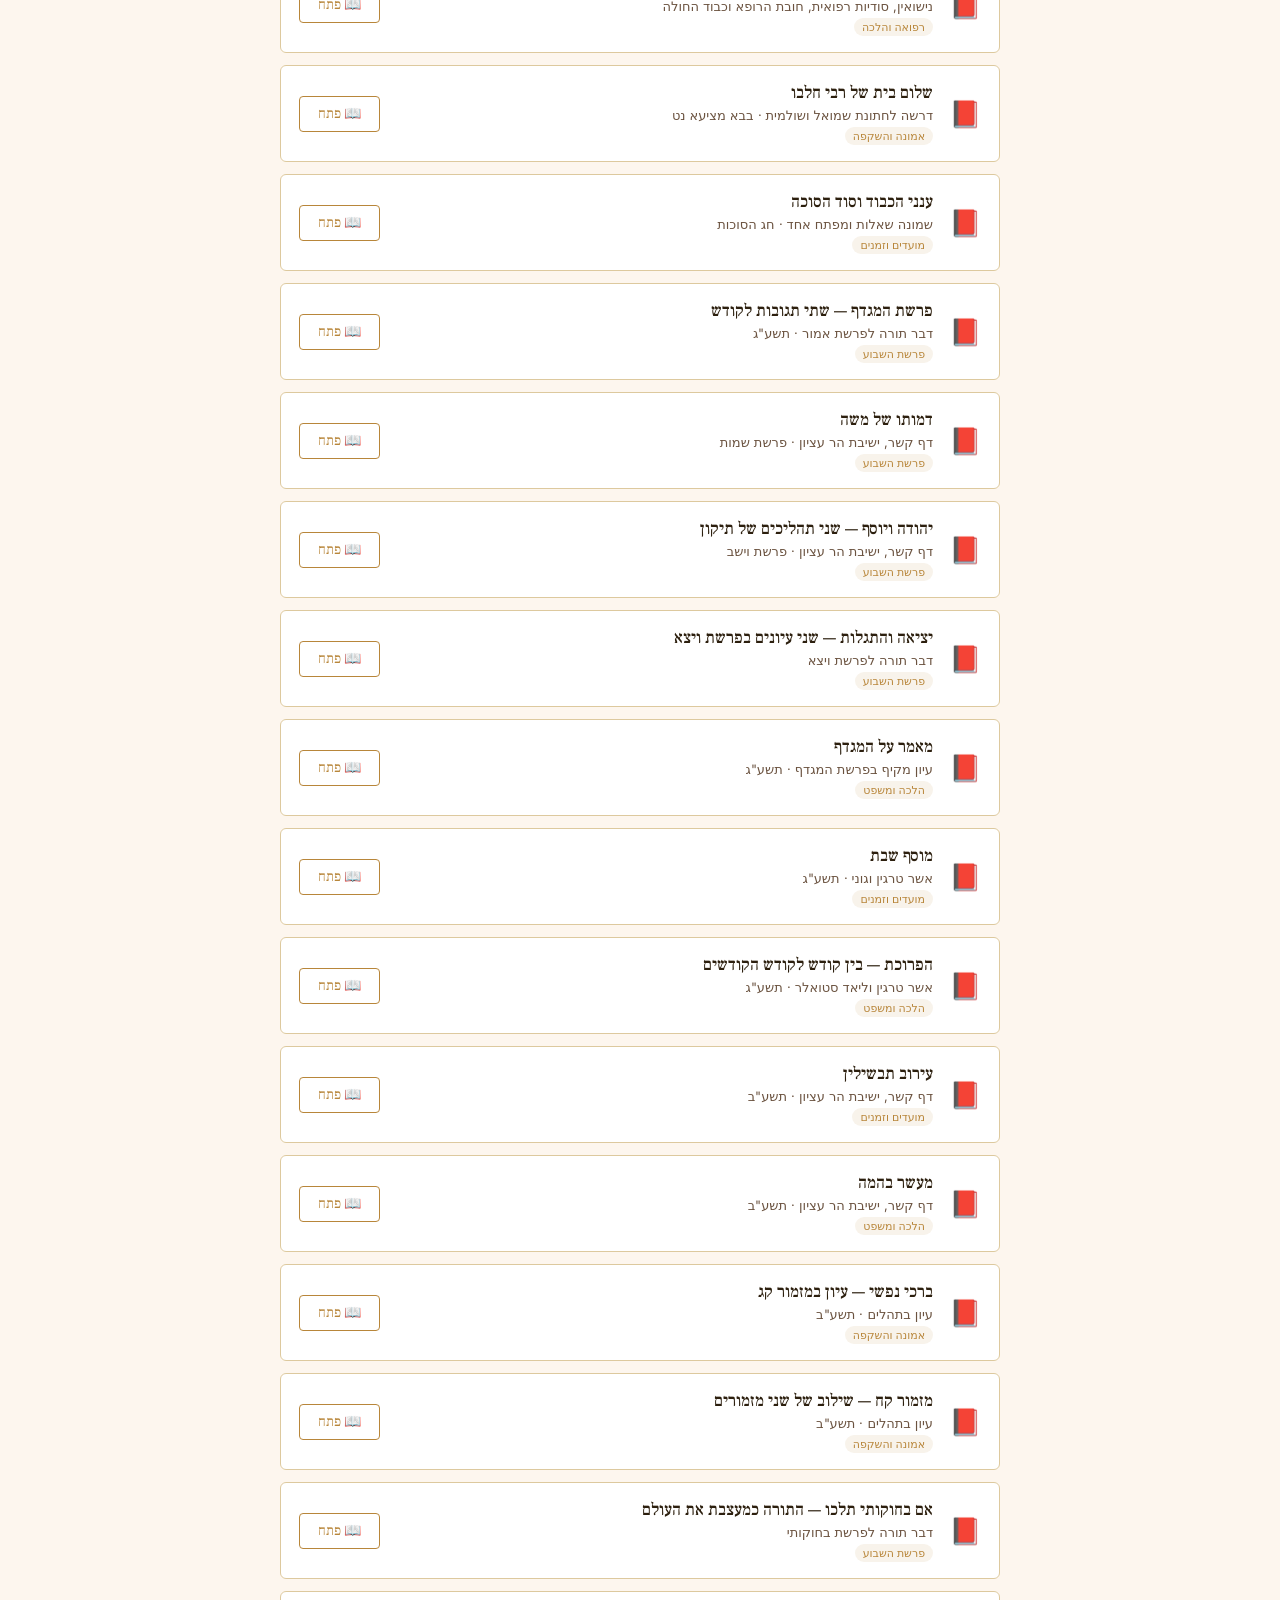
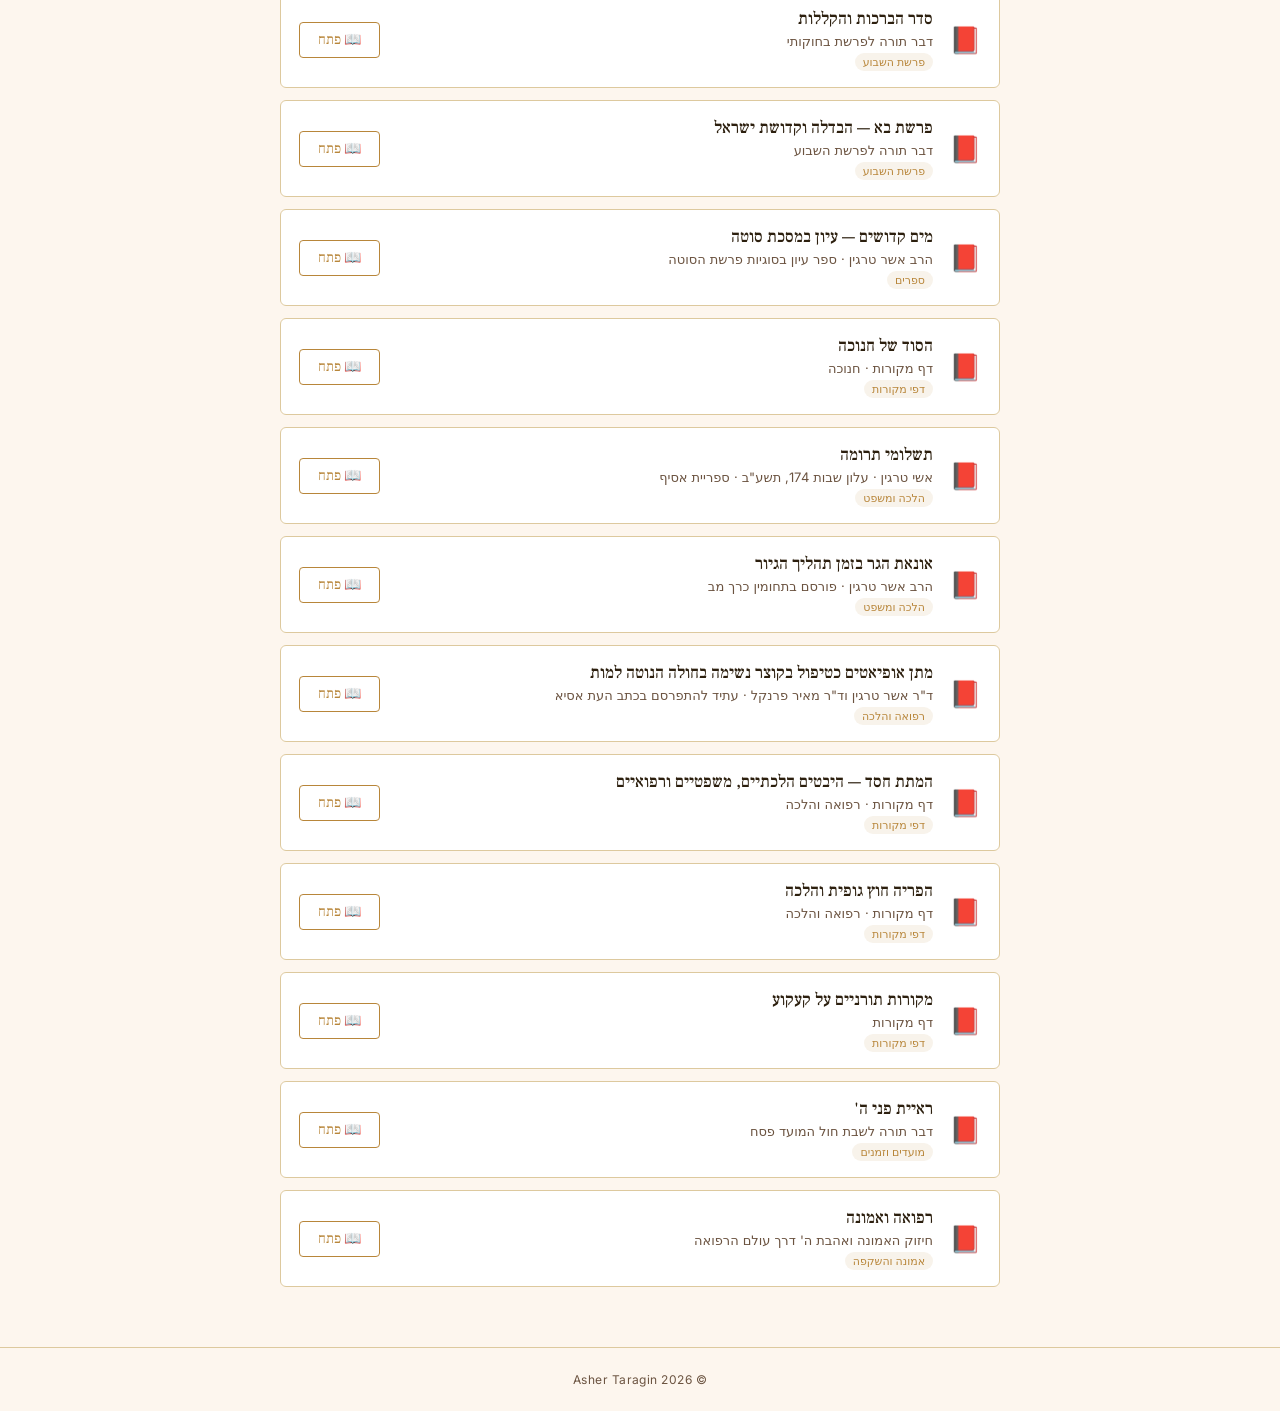
<file: divrei-torah.html>
<!doctype html>
<html lang="he" dir="rtl">
  <head>
    <meta charset="utf-8" />
    <meta name="viewport" content="width=device-width, initial-scale=1" />
    <title>דברי תורה — הרב ד"ר עו"ד אשר טרגין</title>
    <meta name="description" content="דברי תורה מאת הרב ד&quot;ר עו&quot;ד אשר טרגין — פרשת השבוע, מועדים, הלכה רפואית, אמונה והשקפה, הלכה ומשפט, ברית מילה." />
    <meta name="author" content="אשר טרגין" />
    <link rel="canonical" href="https://ataragin-png.github.io/Divritoah/divrei-torah.html" />
    <meta property="og:type" content="website" />
    <meta property="og:url" content="https://ataragin-png.github.io/Divritoah/divrei-torah.html" />
    <meta property="og:title" content="דברי תורה — הרב ד&quot;ר עו&quot;ד אשר טרגין" />
    <meta property="og:description" content="דברי תורה בנושאי פרשת השבוע, מועדים, הלכה רפואית, אמונה והשקפה וברית מילה." />
    <meta property="og:image" content="https://ataragin-png.github.io/Divritoah/photo.jpg" />
    <link rel="preconnect" href="https://fonts.googleapis.com" />
    <link rel="preconnect" href="https://fonts.gstatic.com" crossorigin />
    <link href="https://fonts.googleapis.com/css2?family=Frank+Ruhl+Libre:wght@300;400;500;700&family=Playfair+Display:wght@400;600&family=Inter:wght@300;400&display=swap" rel="stylesheet" />
    <link rel="stylesheet" href="style.css" />
    <link rel="stylesheet" href="cv.css" />
    <style>
      /* ── Filter bar ── */
      .filter-bar {
        display: flex;
        flex-wrap: wrap;
        justify-content: center;
        gap: 8px;
        margin-bottom: 36px;
      }
      .filter-btn {
        padding: 7px 18px;
        border-radius: 20px;
        border: 1.5px solid var(--border);
        background: transparent;
        color: var(--ink-muted);
        font-family: 'Frank Ruhl Libre', serif;
        font-size: 14px;
        cursor: pointer;
        transition: all 0.2s;
        white-space: nowrap;
      }
      .filter-btn:hover { border-color: var(--gold); color: var(--gold); }
      .filter-btn.active {
        background: var(--gold);
        border-color: var(--gold);
        color: #fff;
      }

      /* ── Entry cards ── */
      .torah-grid { display: flex; flex-direction: column; gap: 12px; }

      .torah-card {
        display: flex;
        align-items: center;
        gap: 16px;
        padding: 16px 18px;
        border: 1px solid var(--border);
        border-radius: 6px;
        background: #fff;
        transition: box-shadow 0.2s;
      }
      .torah-card:hover { box-shadow: 0 2px 12px rgba(184,134,58,0.12); }

      .card-icon { font-size: 26px; flex-shrink: 0; }

      .card-info { flex: 1; min-width: 0; }
      .card-title {
        font-family: 'Frank Ruhl Libre', serif;
        font-size: 17px;
        font-weight: 500;
        color: var(--ink);
        margin-bottom: 3px;
      }
      .card-meta { font-size: 13px; color: var(--ink-muted); }
      .card-cat {
        display: inline-block;
        font-size: 11px;
        padding: 2px 8px;
        border-radius: 10px;
        background: rgba(184,134,58,0.1);
        color: var(--gold);
        margin-top: 4px;
      }

      .btn-view {
        display: inline-flex;
        align-items: center;
        gap: 6px;
        background: transparent;
        border: 1.5px solid var(--gold);
        color: var(--gold);
        border-radius: 4px;
        padding: 8px 18px;
        font-family: 'Frank Ruhl Libre', serif;
        font-size: 14px;
        cursor: pointer;
        text-decoration: none;
        transition: background 0.2s;
        flex-shrink: 0;
        white-space: nowrap;
      }
      .btn-view:hover { background: rgba(184,134,58,0.08); }

      /* ── Empty state ── */
      .empty-state {
        text-align: center;
        padding: 60px 24px;
        color: var(--ink-muted);
        font-family: 'Frank Ruhl Libre', serif;
      }
      .empty-icon { font-size: 36px; opacity: 0.4; margin-bottom: 14px; }
      .empty-state p { font-size: 18px; }
      .empty-state .sub { font-size: 14px; margin-top: 6px; }

      /* ── Admin link ── */
      .admin-bar {
        display: flex;
        justify-content: center;
        gap: 12px;
        flex-wrap: wrap;
        margin-bottom: 32px;
      }
      .btn-admin {
        display: inline-flex;
        align-items: center;
        gap: 8px;
        background: var(--gold);
        color: #fff;
        border: none;
        border-radius: 4px;
        padding: 11px 26px;
        font-family: 'Frank Ruhl Libre', serif;
        font-size: 16px;
        font-weight: 500;
        cursor: pointer;
        text-decoration: none;
        box-shadow: 0 2px 10px rgba(184,134,58,0.25);
        transition: background 0.2s;
      }
      .btn-admin:hover { background: var(--gold-light); }
      .btn-admin-outline {
        background: transparent;
        color: var(--gold);
        border: 1.5px solid var(--gold);
        box-shadow: none;
      }
      .btn-admin-outline:hover { background: rgba(184,134,58,0.08); }
      .admin-only-btn { display: none; }
      body.admin-mode .admin-only-btn { display: inline-flex; }

      /* ── Admin mode toggle in nav ── */
      .btn-admin-mode {
        background: none;
        border: none;
        cursor: pointer;
        font-size: 15px;
        color: var(--border);
        padding: 4px 6px;
        border-radius: 4px;
        transition: color 0.2s;
        line-height: 1;
      }
      .btn-admin-mode:hover { color: var(--gold); }
      body.admin-mode .btn-admin-mode { color: var(--gold); }

      .admin-mode-badge {
        display: none;
        font-size: 11px;
        color: var(--gold);
        font-family: 'Frank Ruhl Libre', serif;
        border: 1px solid var(--gold);
        border-radius: 10px;
        padding: 1px 8px;
        margin-right: 6px;
        vertical-align: middle;
      }
      body.admin-mode .admin-mode-badge { display: inline; }

      /* ── Remove button — hidden until admin mode ── */
      .btn-remove {
        display: none;
        background: none;
        border: none;
        font-size: 18px;
        cursor: pointer;
        color: var(--border);
        padding: 4px 6px;
        border-radius: 4px;
        transition: color 0.2s, background 0.2s;
        flex-shrink: 0;
      }
      body.admin-mode .btn-remove { display: inline-flex; align-items: center; }
      .btn-remove:hover { color: #c0392b; background: rgba(192,57,43,0.08); }

      /* ── Search box ── */
      /* ── Count label ── */
      .torah-count {
        text-align: center;
        font-family: 'Frank Ruhl Libre', serif;
        font-size: 14px;
        color: var(--ink-muted);
        margin: -16px 0 22px;
        letter-spacing: 0.01em;
      }

      /* ── Search box ── */
      .search-wrap {
        position: relative;
        max-width: 440px;
        margin: 0 auto 28px;
      }
      .search-input {
        width: 100%;
        padding: 11px 42px 11px 16px;
        border: 1.5px solid var(--border);
        border-radius: 24px;
        font-family: 'Frank Ruhl Libre', serif;
        font-size: 15px;
        color: var(--ink);
        background: #fff;
        outline: none;
        box-sizing: border-box;
        transition: border-color 0.2s;
        text-align: right;
      }
      .search-input:focus { border-color: var(--gold); }
      .search-input::placeholder { color: var(--ink-muted); }
      .search-icon {
        position: absolute;
        left: 14px;
        top: 50%;
        transform: translateY(-50%);
        font-size: 16px;
        pointer-events: none;
        opacity: 0.45;
      }
      .search-clear {
        position: absolute;
        left: 14px;
        top: 50%;
        transform: translateY(-50%);
        font-size: 14px;
        background: none;
        border: none;
        cursor: pointer;
        color: var(--ink-muted);
        padding: 2px;
        display: none;
      }
      .search-clear:hover { color: var(--ink); }

      @media (max-width: 520px) {
        .torah-card { flex-wrap: wrap; }
        .btn-view { width: 100%; justify-content: center; }
      }
    </style>
  </head>
  <body>
    <div class="bg-texture"></div>

    <header class="site-header">
      <nav>
        <a href="index.html" class="back-link">← חזרה</a>
        <span class="nav-name">
          <span class="admin-mode-badge">ניהול</span>
          א.ט
          <button class="btn-admin-mode" onclick="toggleAdminMode()" title="מצב ניהול">🔑</button>
        </span>
      </nav>
    </header>

    <main class="cv-main">
      <div class="cv-container">

        <div class="cv-header">
          <div class="photo-frame">
            <img src="photo.jpg" alt="אשר טרגין" class="hero-photo" />
          </div>
          <h1 class="cv-name">דברי תורה</h1>
          <p class="cv-name-en">Torah Teachings</p>
          <div class="divider"></div>
          <p class="cv-meta">הרב ד"ר עו"ד אשר טרגין</p>
        </div>

        <!-- Admin publish button -->
        <div class="admin-bar">
          <a href="/admin" class="btn-admin admin-only-btn">✍️ פרסם דבר תורה חדש</a>
          <button class="btn-admin btn-admin-outline" onclick="filter('הכל'); document.getElementById('torah-grid').scrollIntoView({behavior:'smooth'})">📚 כל הדברי תורה</button>
        </div>

        <!-- Count -->
        <p class="torah-count" id="torah-count"></p>

        <!-- Search -->
        <div class="search-wrap">
          <input class="search-input" id="search-input" type="search"
                 placeholder="חיפוש לפי כותרת, נושא או קטגוריה..."
                 oninput="onSearch(this.value)" />
          <span class="search-icon" id="search-icon">🔍</span>
          <button class="search-clear" id="search-clear" onclick="clearSearch()">✕</button>
        </div>

        <!-- Category filter -->
        <div class="filter-bar" id="filter-bar">
          <button class="filter-btn active" onclick="filter('הכל')">הכל</button>
          <button class="filter-btn" onclick="filter('פרשת השבוע')">פרשת השבוע</button>
          <button class="filter-btn" onclick="filter('מועדים וזמנים')">מועדים וזמנים</button>
          <button class="filter-btn" onclick="filter('רפואה והלכה')">רפואה והלכה</button>
          <button class="filter-btn" onclick="filter('אמונה והשקפה')">אמונה והשקפה</button>
          <button class="filter-btn" onclick="filter('הלכה ומשפט')">הלכה ומשפט</button>
          <button class="filter-btn" onclick="filter('ברית מילה')">ברית מילה</button>
          <button class="filter-btn" onclick="filter('דפי מקורות')">דפי מקורות</button>
          <button class="filter-btn" onclick="filter('ספרים')">ספרים</button>
        </div>

        <!-- Torah list -->
        <div class="torah-grid" id="torah-grid"></div>

      </div>
    </main>

    <footer class="site-footer">
      <p>&copy; <span id="year"></span> Asher Taragin</p>
    </footer>

    <script>
      document.getElementById('year').textContent = new Date().getFullYear();

      // ── FILES array — each entry added here by the admin tool ──
      const FILES = [
  { title: "דיני נחלות בין המקראות לבין מדרש ההלכה", meta: "אשר טרגין", file: "files/dinei-nachalot.pdf", category: "הלכה ומשפט" },
  { title: "העצמות היבשות — נבואת גאולת ישראל", meta: "אשר טרגין · יחזקאל לז", file: "files/atzamot-hayeveshot.pdf", category: "אמונה והשקפה" },
  { title: "לשמה — כריתות מול תוצאה", meta: "אשר טרגין", file: "files/leshma-kritut.pdf", category: "הלכה ומשפט" },
  { title: "אהבת דוד ויהונתן", meta: "דבר תורה לברית יונתן · אשר טרגין", file: "files/brit-yonatan.pdf", category: "ברית מילה" },
  { title: "אמת", meta: "אשר טרגין", file: "files/emet.pdf", category: "הלכה ומשפט" },
  { title: "חלל", meta: "אשר טרגין", file: "files/chalal.pdf", category: "הלכה ומשפט" },
  { title: "פאה", meta: "אשר טרגין", file: "files/peah.pdf", category: "הלכה ומשפט" },
  { title: "צדקה — קניין או הקדש?", meta: "אשר טרגין", file: "files/tzedaka-kinyan-hekdesh.pdf", category: "הלכה ומשפט" },
  { title: "זכרתי לך חסד נעוריך — עיון בירמיהו ב", meta: "אשר טרגין", file: "files/yirmiyahu-2-chesed-neurayich.pdf", category: "אמונה והשקפה" },
  { title: "מזמור כז — שני פנים לבטחון", meta: "אשר טרגין", file: "files/mizmor-27.pdf", category: "אמונה והשקפה" },
  { title: "משלי ב — קניין החכמה", meta: "אשר טרגין", file: "files/mishlei-2-kinyan-hachochma.pdf", category: "אמונה והשקפה" },
  { title: "נבואת התער", meta: "אשר טרגין · יחזקאל ה", file: "files/nevuat-hataar.pdf", category: "אמונה והשקפה" },
  { title: "תהלים פז — הנולד בציון והמצפה לראותה", meta: "אשר טרגין", file: "files/tehilim-87.pdf", category: "אמונה והשקפה" },
  { title: "וירא — לראות פעמיים", meta: "אשר טרגין", file: "files/vayera-lirot-paamayim.pdf", category: "פרשת השבוע" },
  { title: "סדר ברכות בלעם", meta: "אשר טרגין · פרשת בלק", file: "files/balak-seder-brachot.pdf", category: "פרשת השבוע" },
  { title: "יוסף — מעין אב רביעי", meta: "אשר טרגין · פרשת ויחי", file: "files/vayechi-yosef-av.pdf", category: "פרשת השבוע" },
  { title: "יציאה כתנאי להתגלות", meta: "אשר טרגין · פרשת ויצא", file: "files/vayetze-yetzia-hitgalut.pdf", category: "פרשת השבוע" },
  { title: "עיונים בפרשת ויגש", meta: "אשר טרגין", file: "files/vayigash-iyunim.pdf", category: "פרשת השבוע" },
  { title: "חרם ערי הכנעני — הקדשת המטרה", meta: "אשר טרגין · פרשת חוקת", file: "files/chukat-cherem.pdf", category: "פרשת השבוע" },
  { title: "רציעת עבד", meta: "אשר טרגין", file: "files/retziat-eved.pdf", category: "הלכה ומשפט" },
  { title: "“חייב איניש לבסומי בפוריא”", meta: "אשר טרגין · חג הפורים", file: "files/chayav-inish-purim.pdf", category: "מועדים וזמנים" },
  { title: "שמן המשחה", meta: "אשר טרגין", file: "files/shemen-hamishcha.pdf", category: "הלכה ומשפט" },
  { title: "קרבן שפחה חרופה", meta: "אשר טרגין", file: "files/shifcha-charufa.pdf", category: "הלכה ומשפט" },
  { title: "עריפת פטר חמור", meta: "אשר טרגין · סוגיה מפרשת בא", file: "files/arifat-peter-chamor.pdf", category: "פרשת השבוע" },
  { title: "נגעים — מחלה או פגם רוחני?", meta: "אשר טרגין", file: "files/negaim.pdf", category: "הלכה ומשפט" },
  { title: "ספק בבדיקת חמץ", meta: "אשר טרגין", file: "files/safek-bedikat-chametz.pdf", category: "מועדים וזמנים" },
  { title: "כלאי הכרם", meta: "אשר טרגין", file: "files/kilaei-hakerem.pdf", category: "הלכה ומשפט" },
  { title: "מצוות אכילת קודשים", meta: "אשר טרגין", file: "files/achilat-kodashim.pdf", category: "הלכה ומשפט" },
  { title: "כרת", meta: "אשר טרגין", file: "files/karet.pdf", category: "הלכה ומשפט" },
  { title: "מעשר בהמה — קדושת דמים או קדושת הגוף?", meta: "אשר טרגין", file: "files/maasar-behema-2.pdf", category: "הלכה ומשפט" },
  { title: "מנחת חביתי כהן גדול", meta: "אשר טרגין", file: "files/chaviti-kohen-gadol.pdf", category: "הלכה ומשפט" },
  { title: "מחייב תרומות ומעשרות בארץ ישראל", meta: "אשר טרגין · לכבוד ט\"ו בשבט", file: "files/tu-bshvat-terumot.pdf", category: "מועדים וזמנים" },
  { title: "“אשירה לה' כי גמל עלי” — השירה בחז“ל", meta: "אשר טרגין", file: "files/shira-bechazal.pdf", category: "אמונה והשקפה" },
  { title: "כעיר שחוברה לה יחדיו — עיון במזמור קכב", meta: "אשר טרגין", file: "files/ircb-mizmor-122.pdf", category: "אמונה והשקפה" },
  { title: "זכות אבות", meta: "אשר טרגין", file: "files/zchut-avot.pdf", category: "אמונה והשקפה" },
  { title: "אדם המזיק באונס", meta: "אשר טרגין", file: "files/adam-mazik-beones.pdf", category: "הלכה ומשפט" },
  { title: "אשם תלוי — בין חטאת לנדבה", meta: "אשר טרגין", file: "files/asham-talui.pdf", category: "הלכה ומשפט" },
  { title: "איסור אכילת חלב — קרבן או איסור עצמאי?", meta: "אשר טרגין", file: "files/isur-achilat-chelev.pdf", category: "הלכה ומשפט" },
  { title: "ביכורים — קרבן או תרומה?", meta: "אשר טרגין", file: "files/bikurim-korban-teruma.pdf", category: "הלכה ומשפט" },
  { title: "להגדיל תורה ולהאדירה בעידן הבינה המלאכותית", meta: "אשר טרגין · על החובה להפיץ דברי תורה ברשת", file: "files/gidul-torah-bina-melachutit.pdf", category: "אמונה והשקפה" },
  { title: "תהלים צב — מזמור שיר ליום השבת", meta: "אשר טרגין", file: "files/tehilim-92.pdf", category: "אמונה והשקפה" },
  { title: "טעינה ופריקה — יסוד אחד או שניים?", meta: "אשר טרגין", file: "files/teina-ufrika.pdf", category: "הלכה ומשפט" },
  { title: "דיין האמת — ברכת ראייה או ביטוי צער?", meta: "אשר טרגין", file: "files/dayan-haemet.pdf", category: "הלכה ומשפט" },
  { title: "בין המיטה לבית הכנסת — שני פנים בקריאת שמע", meta: "אשר טרגין", file: "files/kriat-shema-mita-beit-knesset.pdf", category: "הלכה ומשפט" },
  { title: "בין הצטרפות לפתיחה — עיון בדיני זימון", meta: "אשר טרגין", file: "files/zimun-hitztarfut-petichah.pdf", category: "הלכה ומשפט" },
  { title: "מהאור הנברא ועד לתפילה האישית — מסע ההסתרה והגילוי בתפילת השחר", meta: "אשר טרגין · על פי השפת אמת והרב סולובייצ'יק", file: "files/geula-kedusha-or-tefila.pdf", category: "אמונה והשקפה" },
  { title: "עגלה ערופה — קרבן או טקס?", meta: "אשר טרגין", file: "files/egla-arufa.pdf", category: "הלכה ומשפט" },
  { title: "שני השמות — יעקב וישראל", meta: "דבר תורה לפרשת וישלח", file: "files/vayishlach-yaakov-yisrael.pdf", category: "פרשת השבוע" },
  { title: "שבע מצוות בני נח ועוצמת הקבוצה", meta: "דבר תורה לפרשת נח", file: "files/noach-sheva-mitzvot.pdf", category: "פרשת השבוע" },
  { title: "מכשירי מצווה", meta: "מאמר לדף קשר · אשר טרגין", file: "files/machshirei-mitzvah.pdf", category: "הלכה ומשפט" },
  { title: "אחדות ה' בארבעת המינים", meta: "אשר טרגין · חג הסוכות", file: "files/achdut-hashem-arbaat-haminim.pdf", category: "מועדים וזמנים" },
  { title: "פערים חברתיים ברפואה וחינוך לרפואה: עני ברפואה", meta: "אשר טרגין", file: "files/pearim-briyutiim-refua.pdf", category: "רפואה והלכה" },
  { title: "שחרור מטופל מבית חולים בשבת — היבטים רפואיים והלכתיים", meta: "אשר טרגין · מאמר שלם, גרסה ערוכה", file: "files/shichrur-mion-shabbat.pdf", category: "רפואה והלכה" },
  { title: "עמידה לפני ה'", meta: "אשר טרגין · יום הכיפורים", file: "files/amida-lifnei-hashem.pdf", category: "מועדים וזמנים" },
  { title: "מה משמעות שמונה עשרה?", meta: "דבר תורה ליום הולדת 18", file: "files/bday-18.pdf", category: "אמונה והשקפה" },
  { title: "החוויה של מעמד הר סיני", meta: "דבר תורה לשבועות", file: "files/shavuot-har-sinai.pdf", category: "מועדים וזמנים" },
  { title: "שבת הארץ — שמיטה כזכר למעשה בראשית", meta: "דבר תורה לפרשת בהר", file: "files/behar-shmita.pdf", category: "פרשת השבוע" },
  { title: "וַיֹּצִאֵנוּ ה' מִמִּצְרַיִם — ההתגלות הישירה", meta: "דבר תורה לפסח", file: "files/pesach-hitgalut-yeshira.pdf", category: "מועדים וזמנים" },
  { title: "כוונה וקבלה בהלכות גרים", meta: "אשר טרגין · מאמר מורחב על בסיס דף המקורות", file: "files/giyur-kavana-kabala.pdf", category: "הלכה ומשפט" },
  { title: "דף מקורות גיור", meta: "הגר בתורה, כוונה בגיור, ותהליך הקבלה", file: "files/dapei-mekorot-giyur.pdf", category: "דפי מקורות" },
  { title: "סיום ש\"ס — שתי הלחם ודברי ברכה", meta: "אשר טרגין · דבר תורה וזכרון אישי", file: "files/siyum-shas.pdf", category: "אמונה והשקפה" },
  { title: "צירוף חלה — שלוש הבנות במחלוקת התנאים", meta: "אשר טרגין", file: "files/tzeruf-chala.pdf", category: "הלכה ומשפט" },
  { title: "מרכיבי החינוך", meta: "אשר טרגין", file: "files/markivei-hachinuch.pdf", category: "אמונה והשקפה" },
  { title: "פדיון בכור — חילול קודש או טקס?", meta: "דף קשר · אשר טרגין", file: "files/pidyon-bechor.pdf", category: "הלכה ומשפט" },
  { title: "עבודת יום הכיפורים — הכהן הגדול ובני ישראל", meta: "אשר טרגין", file: "files/avodat-yom-kippur.pdf", category: "מועדים וזמנים" },
  { title: "סוגיית יד בטומאה", meta: "אשר טרגין", file: "files/yad-betumaa.pdf", category: "הלכה ומשפט" },
  { title: "חבורה בנושא תפילה אישית", meta: "אשר טרגין · עמידה, שיחה ופגיעה — מן האבות ועד ימינו", file: "files/tefila-ishit.pdf", category: "אמונה והשקפה" },
  { title: "פסח מצה ומרור — שלוש הדברים בהגדה", meta: "דבר תורה לחבורה · ליל הסדר", file: "files/pesach-matza-maror.pdf", category: "מועדים וזמנים" },
  { title: "החובה לרפא ולהתרפאות", meta: "אשר טרגין · סוגיות יסוד בחובת הרפואה, רשות הרופא לרפאות, ואמונה בה' רופא כל בשר", file: "files/chova-lerapa-uletitrapot.pdf", category: "רפואה והלכה" },
  { title: "גילוי והסתרת מידע ממטופל", meta: "אשר טרגין · אתיקה רפואית לאור ההלכה", file: "files/gilui-hastarat-meida.pdf", category: "רפואה והלכה" },
  { title: "אתיקה רפואית ומוסר יהודי", meta: "אשר טרגין · יסודות תיאורטיים ומעשיים באתיקה רפואית לאור ההלכה", file: "files/etika-refuit-musar-yehudi.pdf", category: "רפואה והלכה" },
  { title: "חכמת הלב — עבודת המשכן והכהונה", meta: "דברי תורה לפרשת ויקהל-פקודי", file: "files/vayakhel-pekudei-chochmat-lev.pdf", category: "פרשת השבוע" },
  { title: "הסתרת הפנים בתורה ובכתובים", meta: "לכבוד בר המצווה של יעקב טרגין · הסתרה שלילית והסתרה חיובית", file: "files/hester-panim.pdf", category: "אמונה והשקפה" },
  { title: "סוד חג החנוכה — שמונה שאלות על נר חנוכה", meta: "אשר טרגין · מאמר מורחב, על בסיס דף המקורות", file: "files/chanuka-sod-maamar.pdf", category: "מועדים וזמנים" },
  { title: "תסמונת שחיקה אצל רופאים — הדת ככלי התמודדות", meta: "אשר טרגין · עבודת סמינריון", file: "files/burnout-physicians-religion.pdf", category: "רפואה והלכה" },
  { title: "יכול היה להיות ראש ישיבה — ובחר ברפואה", meta: "פודקאסט · ראיון עם הרב ד\"ר אשר טרגין על יישום התורה בחיי המעשה", file: "https://www.youtube.com/watch?v=wLQR_PRK_dc", category: "אמונה והשקפה" },
  { title: "סמיכת יהושע — רב ותלמיד ללא קנאה", meta: "דבר תורה לפרשת פנחס", file: "files/pinchas-semichat-yehoshua.pdf", category: "פרשת השבוע" },
  { title: "וטהרתם לפני ה' — חיות בעבודת ה' בימינו", meta: "אשר טרגין · ימים נוראים", file: "files/vetahartem-lifnei-hashem.pdf", category: "אמונה והשקפה" },
  { title: "מחלוקת לשם שמים", meta: "אשר טרגין", file: "files/machloket-leshem-shamayim.pdf", category: "אמונה והשקפה" },
  { title: "יראת ה' היא אוצרו — ענווה ויראת שמים", meta: "אשר טרגין · ימים נוראים", file: "files/yirat-shamayim-anava.pdf", category: "אמונה והשקפה" },
  { title: "מלך במשפט יעמיד ארץ — עיון בפתיחת פרשת משפטים", meta: "דבר תורה לפרשת משפטים", file: "files/melech-bemishpat.pdf", category: "פרשת השבוע" },
  { title: "HIV ואיידס בהלכה", meta: "נישואין, סודיות רפואית, חובת הרופא וכבוד החולה", file: "files/hiv-in-halacha.pdf", category: "רפואה והלכה" },
  { title: "שלום בית של רבי חלבו", meta: "דרשה לחתונת שמואל ושולמית · בבא מציעא נט", file: "files/shalom-bayit-chelbo.pdf", category: "אמונה והשקפה" },
  { title: "ענני הכבוד וסוד הסוכה", meta: "שמונה שאלות ומפתח אחד · חג הסוכות", file: "files/ananei-hakavod-sukkot.pdf", category: "מועדים וזמנים" },
  { title: "פרשת המגדף — שתי תגובות לקודש", meta: "דבר תורה לפרשת אמור · תשע\"ג", file: "files/megadef-parasha.pdf", category: "פרשת השבוע" },
  { title: "דמותו של משה", meta: "דף קשר, ישיבת הר עציון · פרשת שמות", file: "files/shemot-moshe.pdf", category: "פרשת השבוע" },
  { title: "יהודה ויוסף — שני תהליכים של תיקון", meta: "דף קשר, ישיבת הר עציון · פרשת וישב", file: "files/vayeshev-yehuda-yosef.pdf", category: "פרשת השבוע" },
  { title: "יציאה והתגלות — שני עיונים בפרשת ויצא", meta: "דבר תורה לפרשת ויצא", file: "files/vayetze-yetzia.pdf", category: "פרשת השבוע" },
  { title: "מאמר על המגדף", meta: "עיון מקיף בפרשת המגדף · תשע\"ג", file: "files/megadef.pdf", category: "הלכה ומשפט" },
  { title: "מוסף שבת", meta: "אשר טרגין וגוני · תשע\"ג", file: "files/musaf-shabbat.pdf", category: "מועדים וזמנים" },
  { title: "הפרוכת — בין קודש לקודש הקודשים", meta: "אשר טרגין וליאד סטואלר · תשע\"ג", file: "files/parochet.pdf", category: "הלכה ומשפט" },
  { title: "עירוב תבשילין", meta: "דף קשר, ישיבת הר עציון · תשע\"ב", file: "files/eruv-tavshilin.pdf", category: "מועדים וזמנים" },
  { title: "מעשר בהמה", meta: "דף קשר, ישיבת הר עציון · תשע\"ב", file: "files/maasar-behema.pdf", category: "הלכה ומשפט" },
  { title: "ברכי נפשי — עיון במזמור קג", meta: "עיון בתהלים · תשע\"ב", file: "files/barchi-nafshi-103.pdf", category: "אמונה והשקפה" },
  { title: "מזמור קח — שילוב של שני מזמורים", meta: "עיון בתהלים · תשע\"ב", file: "files/mizmor-108.pdf", category: "אמונה והשקפה" },
  { title: "אם בחוקותי תלכו — התורה כמעצבת את העולם", meta: "דבר תורה לפרשת בחוקותי", file: "files/bechukotai-chakika.pdf", category: "פרשת השבוע" },
  { title: "סדר הברכות והקללות", meta: "דבר תורה לפרשת בחוקותי", file: "files/bechukotai-seder-habrachot.pdf", category: "פרשת השבוע" },
  { title: "פרשת בא — הבדלה וקדושת ישראל", meta: "דבר תורה לפרשת השבוע", file: "files/parashat-bo-havdala.pdf", category: "פרשת השבוע" },
  { title: "מים קדושים — עיון במסכת סוטה", meta: "הרב אשר טרגין · ספר עיון בסוגיות פרשת הסוטה", file: "files/mayim-kedoshim-sota.pdf", category: "ספרים" },
  { title: "הסוד של חנוכה", meta: "דף מקורות · חנוכה", file: "files/chanuka-sod-sources.pdf", category: "דפי מקורות" },
  { title: "תשלומי תרומה", meta: "אשי טרגין · עלון שבות 174, תשע\"ב · ספריית אסיף", file: "https://asif.co.il/wp-content/uploads/2021/04/alon-shevut-174-65-70.pdf", category: "הלכה ומשפט" },
  { title: "אונאת הגר בזמן תהליך הגיור", meta: "הרב אשר טרגין · פורסם בתחומין כרך מב", file: "files/onaat-hager-techumin.pdf", category: "הלכה ומשפט" },
  { title: "מתן אופיאטים כטיפול בקוצר נשימה בחולה הנוטה למות", meta: "ד\"ר אשר טרגין וד\"ר מאיר פרנקל · עתיד להתפרסם בכתב העת אסיא", file: "files/morphine-dyspnea-assia.pdf", category: "רפואה והלכה" },
  { title: "המתת חסד — היבטים הלכתיים, משפטיים ורפואיים", meta: "דף מקורות · רפואה והלכה", file: "files/euthanasia-sources.pdf", category: "דפי מקורות" },
  { title: "הפריה חוץ גופית והלכה", meta: "דף מקורות · רפואה והלכה", file: "files/ivf-halacha-sources.pdf", category: "דפי מקורות" },
  { title: "מקורות תורניים על קעקוע", meta: "דף מקורות", file: "files/tattoo-sources.pdf", category: "דפי מקורות" },
  { title: "ראיית פני ה'", meta: "דבר תורה לשבת חול המועד פסח", file: "files/reiyat-pnei-hashem.pdf", category: "מועדים וזמנים" },
  { title: "רפואה ואמונה", meta: "חיזוק האמונה ואהבת ה' דרך עולם הרפואה", file: "files/refua-veemuna.pdf", category: "אמונה והשקפה" },
      ];

      let activeFilter = 'הכל';
      let activeQuery = '';

      function filter(cat) {
        activeFilter = cat;
        document.querySelectorAll('.filter-btn').forEach(btn => {
          btn.classList.toggle('active', btn.textContent.trim() === cat);
        });
        render();
      }

      function onSearch(val) {
        activeQuery = val.trim();
        const icon  = document.getElementById('search-icon');
        const clear = document.getElementById('search-clear');
        icon.style.display  = activeQuery ? 'none'   : '';
        clear.style.display = activeQuery ? 'inline' : 'none';
        render();
      }

      function clearSearch() {
        document.getElementById('search-input').value = '';
        onSearch('');
      }

      function render() {
        const grid = document.getElementById('torah-grid');
        let list = activeFilter === 'הכל' ? FILES : FILES.filter(e => e.category === activeFilter);

        if (activeQuery) {
          const q = activeQuery.toLowerCase();
          list = list.filter(e =>
            e.title.toLowerCase().includes(q) ||
            (e.meta  || '').toLowerCase().includes(q) ||
            (e.category || '').toLowerCase().includes(q)
          );
        }

        // Update count label
        const countEl = document.getElementById('torah-count');
        if (countEl) {
          if (activeQuery) {
            countEl.textContent = list.length === 0 ? 'לא נמצאו תוצאות' : `נמצאו ${list.length} תוצאות`;
          } else if (activeFilter !== 'הכל') {
            countEl.textContent = `${list.length} דברי תורה ב${activeFilter}`;
          } else {
            countEl.textContent = `${FILES.length} דברי תורה`;
          }
        }

        if (list.length === 0) {
          const msg = activeQuery
            ? `לא נמצאו תוצאות עבור "${esc(activeQuery)}"`
            : activeFilter === 'הכל' ? 'דברי תורה יתווספו בקרוב' : 'אין דברי תורה בקטגוריה זו';
          grid.innerHTML = `
            <div class="empty-state">
              <div class="empty-icon">✦</div>
              <p>${msg}</p>
              ${activeQuery ? `<p class="sub"><button onclick="clearSearch()" style="background:none;border:none;color:var(--gold);cursor:pointer;font-family:inherit;font-size:14px;">נקה חיפוש</button></p>` : '<p class="sub">Torah teachings coming soon</p>'}
            </div>`;
          return;
        }

        grid.innerHTML = list.map(e => `
          <div class="torah-card">
            <div class="card-icon">📕</div>
            <div class="card-info">
              <div class="card-title">${esc(e.title)}</div>
              ${e.meta ? `<div class="card-meta">${esc(e.meta)}</div>` : ''}
              ${e.category ? `<span class="card-cat">${esc(e.category)}</span>` : ''}
            </div>
            <a class="btn-view" href="${esc(e.file)}" target="_blank" rel="noopener">📖 פתח</a>
            <button class="btn-remove" onclick="removeEntry('${e.file.replace(/'/g,"\\'")}', '${esc(e.title).replace(/'/g,"\\'")}')">🗑</button>
          </div>
        `).join('');
      }

      function toggleAdminMode() {
        if (document.body.classList.contains('admin-mode')) {
          document.body.classList.remove('admin-mode');
          sessionStorage.removeItem('adminMode');
          return;
        }
        const pw = prompt('הכנס סיסמת ניהול:');
        if (!pw) return;
        if (pw !== 'Torah613') { alert('❌ סיסמה שגויה'); return; }
        document.body.classList.add('admin-mode');
        sessionStorage.setItem('adminMode', '1');
      }

      // Restore admin mode if set in this session
      if (sessionStorage.getItem('adminMode') === '1') {
        document.body.classList.add('admin-mode');
      }

      async function removeEntry(filePath, title) {
        const pw = prompt('הכנס סיסמה להסרת הדבר תורה:');
        if (!pw) return;
        if (!confirm(`האם להסיר את "${title}"?`)) return;
        try {
          const fd = new FormData();
          fd.append('password', pw);
          fd.append('file', filePath);
          const r = await fetch('/api/remove', { method: 'POST', body: fd });
          const data = await r.json();
          if (data.success) {
            alert('✅ הדבר תורה הוסר בהצלחה!\nהאתר יתעדכן תוך 1–2 דקות.');
          } else {
            alert('❌ ' + data.error);
          }
        } catch(e) {
          alert('❌ שגיאת רשת — נסה שוב');
        }
      }

      function esc(s) {
        return String(s)
          .replace(/&/g,'&amp;').replace(/</g,'&lt;')
          .replace(/>/g,'&gt;').replace(/"/g,'&quot;');
      }

      render();
    </script>
  </body>
</html>
</file>
<file: style.css>
/* Warm & personal — Asher Taragin */

:root {
  --cream:    #fdf6ee;
  --parchment:#f5e9d4;
  --gold:     #b8863a;
  --gold-light:#d4a85a;
  --ink:      #2c1f0e;
  --ink-muted:#6b5340;
  --border:   #ddc99e;
}

*, *::before, *::after {
  box-sizing: border-box;
  margin: 0;
  padding: 0;
}

html {
  font-size: 16px;
}

body {
  background: var(--cream);
  color: var(--ink);
  font-family: 'Inter', system-ui, sans-serif;
  min-height: 100vh;
  display: flex;
  flex-direction: column;
  position: relative;
  overflow-x: hidden;
}

/* Subtle background texture */
.bg-texture {
  position: fixed;
  inset: 0;
  background-image:
    radial-gradient(ellipse at 20% 10%, rgba(184,134,58,0.08) 0%, transparent 55%),
    radial-gradient(ellipse at 80% 90%, rgba(184,134,58,0.06) 0%, transparent 55%);
  pointer-events: none;
  z-index: 0;
}

/* ── Header ── */
.site-header {
  position: fixed;
  top: 0;
  width: 100%;
  z-index: 10;
  padding: 20px 40px;
}

nav {
  display: flex;
  justify-content: flex-end;
}

.nav-name {
  font-family: 'Playfair Display', serif;
  font-size: 18px;
  color: var(--gold);
  letter-spacing: 0.05em;
}

/* ── Hero ── */
main {
  flex: 1;
  display: flex;
  align-items: center;
  justify-content: center;
  position: relative;
  z-index: 1;
}

.hero {
  width: 100%;
  padding: 80px 24px 60px;
}

.hero-inner {
  max-width: 560px;
  margin: 0 auto;
  text-align: center;
}

/* Photo frame */
.photo-frame {
  width: 130px;
  height: 130px;
  border-radius: 50%;
  margin: 0 auto 32px;
  padding: 4px;
  background: linear-gradient(135deg, var(--gold) 0%, var(--gold-light) 100%);
  box-shadow:
    0 4px 20px rgba(184,134,58,0.3),
    0 0 0 6px rgba(184,134,58,0.1);
}

.hero-photo {
  width: 100%;
  height: 100%;
  border-radius: 50%;
  object-fit: cover;
  object-position: center top;
  display: block;
}

/* Name */
.name {
  font-family: 'Playfair Display', serif;
  font-size: clamp(36px, 7vw, 58px);
  font-weight: 600;
  color: var(--ink);
  line-height: 1.1;
  letter-spacing: -0.01em;
  margin-bottom: 24px;
}

/* Divider rule */
.divider {
  width: 48px;
  height: 2px;
  background: linear-gradient(90deg, transparent, var(--gold), transparent);
  margin: 20px auto;
}

/* Hebrew tagline */
.tagline {
  font-family: 'Frank Ruhl Libre', 'David Libre', serif;
  font-size: clamp(22px, 4.5vw, 30px);
  font-weight: 400;
  color: var(--gold);
  letter-spacing: 0.02em;
  line-height: 1.5;
  unicode-bidi: bidi-override;
}

/* English tagline */
.tagline-en {
  font-family: 'Inter', sans-serif;
  font-size: 13px;
  font-weight: 300;
  color: var(--ink-muted);
  letter-spacing: 0.18em;
  text-transform: uppercase;
  margin-top: 4px;
}

/* ── CTA Buttons ── */
.cta-buttons {
  display: flex;
  gap: 14px;
  justify-content: center;
  flex-wrap: wrap;
  margin-top: 32px;
}

.btn {
  display: inline-block;
  padding: 12px 28px;
  border-radius: 4px;
  font-family: 'Frank Ruhl Libre', serif;
  font-size: 16px;
  font-weight: 500;
  text-decoration: none;
  letter-spacing: 0.03em;
  transition: background 0.2s, color 0.2s, box-shadow 0.2s;
  cursor: pointer;
}

.btn-primary {
  background: var(--gold);
  color: #fff;
  box-shadow: 0 2px 10px rgba(184,134,58,0.25);
}
.btn-primary:hover {
  background: var(--gold-light);
  box-shadow: 0 4px 16px rgba(184,134,58,0.35);
}

.btn-secondary {
  background: transparent;
  color: var(--gold);
  border: 1.5px solid var(--gold);
}
.btn-secondary:hover {
  background: rgba(184,134,58,0.08);
}

/* ── Footer ── */
.site-footer {
  position: relative;
  z-index: 1;
  text-align: center;
  padding: 24px;
  font-size: 12px;
  color: var(--ink-muted);
  letter-spacing: 0.04em;
  border-top: 1px solid var(--border);
}

/* ── Responsive ── */
@media (max-width: 480px) {
  .site-header {
    padding: 16px 20px;
  }
  .monogram {
    width: 64px;
    height: 64px;
    font-size: 20px;
  }
}
</file>
<file: cv.css>
/* CV & Divrei Torah pages */

/* ── Back link ── */
.back-link {
  font-size: 14px;
  color: var(--ink-muted);
  text-decoration: none;
  font-family: 'Frank Ruhl Libre', serif;
  transition: color 0.2s;
}
.back-link:hover { color: var(--gold); }

nav {
  justify-content: space-between !important;
}

/* ── Page layout ── */
.cv-main {
  padding: 100px 24px 60px;
  position: relative;
  z-index: 1;
}

.cv-container {
  max-width: 720px;
  margin: 0 auto;
}

/* ── CV Header ── */
.cv-header {
  text-align: center;
  margin-bottom: 48px;
}

.cv-name {
  font-family: 'Frank Ruhl Libre', serif;
  font-size: clamp(26px, 5vw, 38px);
  font-weight: 700;
  color: var(--ink);
  margin-bottom: 6px;
}

.cv-name-en {
  font-family: 'Playfair Display', serif;
  font-size: 16px;
  color: var(--ink-muted);
  margin-bottom: 0;
}

.cv-contact {
  font-size: 14px;
  color: var(--ink-muted);
  margin-top: 12px;
  display: flex;
  flex-wrap: wrap;
  justify-content: center;
  gap: 6px;
  align-items: center;
}

.cv-contact a {
  color: var(--gold);
  text-decoration: none;
}
.cv-contact a:hover { text-decoration: underline; }

.dot { color: var(--border); }

.cv-meta {
  font-size: 13px;
  color: var(--ink-muted);
  margin-top: 8px;
}

/* ── Sections ── */
.cv-section {
  margin-bottom: 36px;
  padding-bottom: 36px;
  border-bottom: 1px solid var(--border);
}
.cv-section:last-of-type { border-bottom: none; }

.section-title {
  font-family: 'Frank Ruhl Libre', serif;
  font-size: 20px;
  font-weight: 700;
  color: var(--gold);
  margin-bottom: 16px;
  padding-bottom: 8px;
  border-bottom: 2px solid var(--parchment);
  letter-spacing: 0.02em;
}

/* ── Blocks (sub-groups) ── */
.cv-block {
  margin-bottom: 20px;
}

.block-title {
  font-family: 'Frank Ruhl Libre', serif;
  font-size: 16px;
  font-weight: 500;
  color: var(--ink);
  margin-bottom: 8px;
}

.block-dates {
  font-weight: 300;
  font-size: 14px;
  color: var(--ink-muted);
}

/* ── Entries ── */
.cv-entry {
  display: flex;
  gap: 16px;
  padding: 6px 0;
  line-height: 1.55;
  font-family: 'Frank Ruhl Libre', serif;
  font-size: 15px;
  border-bottom: 1px dashed rgba(221,201,158,0.4);
}
.cv-entry:last-child { border-bottom: none; }

.entry-dates {
  flex: 0 0 200px;
  font-size: 13px;
  color: var(--ink-muted);
  font-weight: 300;
  padding-top: 2px;
  white-space: nowrap;
}

.entry-desc {
  flex: 1;
  color: var(--ink);
}

.cv-entry.pub .entry-desc {
  font-size: 14px;
}

/* ── Torah page ── */
.torah-placeholder {
  text-align: center;
  padding: 80px 24px;
  color: var(--ink-muted);
  font-family: 'Frank Ruhl Libre', serif;
}

.placeholder-icon {
  font-size: 36px;
  color: var(--gold);
  margin-bottom: 16px;
  opacity: 0.5;
}

.torah-placeholder p {
  font-size: 20px;
  margin-bottom: 6px;
}

.placeholder-sub {
  font-size: 14px !important;
  font-style: italic;
}

.torah-entry {
  margin-bottom: 48px;
  padding-bottom: 48px;
  border-bottom: 1px solid var(--border);
}
.torah-entry:last-of-type { border-bottom: none; }

.torah-title {
  font-family: 'Frank Ruhl Libre', serif;
  font-size: 22px;
  font-weight: 700;
  color: var(--ink);
  margin-bottom: 6px;
}

.torah-meta {
  font-size: 13px;
  color: var(--gold);
  margin-bottom: 16px;
  letter-spacing: 0.04em;
}

.torah-body p {
  font-family: 'Frank Ruhl Libre', serif;
  font-size: 17px;
  line-height: 1.9;
  color: var(--ink);
  margin-bottom: 14px;
}

/* ── Responsive ── */
@media (max-width: 560px) {
  .cv-entry {
    flex-direction: column;
    gap: 2px;
  }
  .entry-dates {
    flex: none;
    font-size: 12px;
  }
}
</file>
